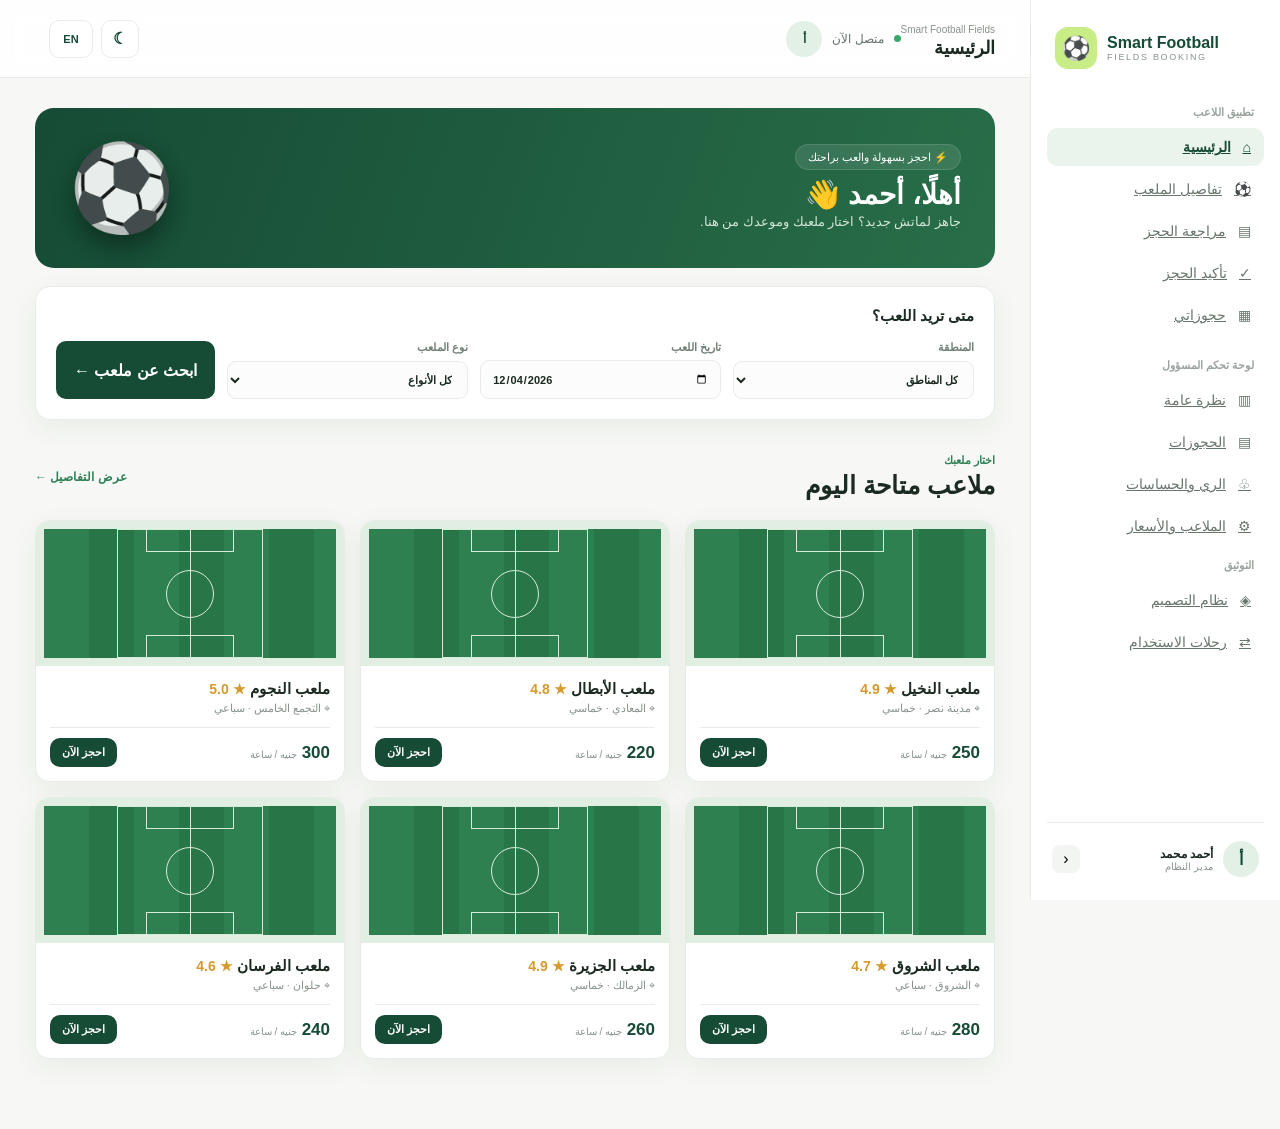
<file: index.html>
<!doctype html>

<html dir="rtl" lang="ar">
<head>
<meta charset="utf-8"/><meta content="width=device-width,initial-scale=1" name="viewport"/>
<meta content="#164b35" name="theme-color"/><title>Smart Football Fields</title>
<link href="https://fonts.googleapis.com" rel="preconnect"/><link href="style.css" rel="stylesheet"/>

<link rel="manifest" href="manifest.json"/>
<link rel="icon" type="image/png" sizes="32x32" href="assets/icons/favicon-32.png"/>
<link rel="icon" type="image/png" sizes="16x16" href="assets/icons/favicon-16.png"/>
<link rel="apple-touch-icon" href="assets/icons/apple-touch-icon.png"/>
<meta name="apple-mobile-web-app-capable" content="yes"/>
<meta name="apple-mobile-web-app-status-bar-style" content="default"/>
<meta name="description" content="Smart Football Fields — smart booking and management for football fields."/>
<meta property="og:type" content="website"/>
<meta property="og:title" content="Smart Football Fields"/>
<meta property="og:description" content="Book and manage football fields with Smart Turf."/>
<meta property="og:image" content="assets/images/og-image-1200x630.jpg"/>
<meta property="og:image:width" content="1200"/>
<meta property="og:image:height" content="630"/>
<meta name="twitter:card" content="summary_large_image"/>
<meta name="twitter:image" content="assets/images/og-image-1200x630.jpg"/>

</head>
<body data-current-page="player-home">
<div class="layout">
<aside class="sidebar" id="sidebar">
<a class="logo" data-page="player-home" href="index.html"><span class="logo-ball">⚽</span><span><b>Smart Football</b><small>FIELDS BOOKING</small></span></a>
<div class="side-label">تطبيق اللاعب</div>
<a class="side-link" data-page="player-home" href="index.html">⌂ <span>الرئيسية</span></a>
<a class="side-link" data-page="field-details" href="field-details.html">⚽ <span>تفاصيل الملعب</span></a>
<a class="side-link" data-page="booking-review" href="booking-review.html">▤ <span>مراجعة الحجز</span></a>
<a class="side-link" data-page="booking-success" href="booking-success.html">✓ <span>تأكيد الحجز</span></a>
<a class="side-link" data-page="my-bookings" href="my-bookings.html">▦ <span>حجوزاتي</span></a>
<div class="side-label admin-label">لوحة تحكم المسؤول</div>
<a class="side-link" data-page="admin-overview" href="admin-dashboard.html">▥ <span>نظرة عامة</span></a>
<a class="side-link" data-page="admin-bookings" href="admin-bookings.html">▤ <span>الحجوزات</span></a>
<a class="side-link" data-page="irrigation" href="irrigation.html">♧ <span>الري والحساسات</span></a>
<a class="side-link" data-page="fields-pricing" href="fields-pricing.html">⚙ <span>الملاعب والأسعار</span></a>
<div class="side-label">التوثيق</div>
<a class="side-link" data-page="design-system" href="design-system.html">◈ <span>نظام التصميم</span></a>
<a class="side-link" data-page="user-flows" href="user-flows.html">⇄ <span>رحلات الاستخدام</span></a>
<div class="sidebar-bottom"><span class="avatar">أ</span><span><b>أحمد محمد</b><small>مدير النظام</small></span><button id="sidebarToggle" title="إغلاق القائمة">‹</button></div>
</aside>
<main class="main">
<header class="topbar"><button class="hamb" id="hamb">☰</button><div><small class="muted">Smart Football Fields</small><h2 id="pageHeading">الرئيسية</h2></div><div class="top-user"><span class="online"></span> متصل الآن <span class="avatar">أ</span></div></header>
<div class="content"><section class="page active" id="player-home">
<div class="welcome"><div><span class="tag">⚡ احجز بسهولة والعب براحتك</span><h1>أهلًا، أحمد 👋</h1><p>جاهز لماتش جديد؟ اختار ملعبك وموعدك من هنا.</p></div><div class="welcome-ball">⚽</div></div>
<div class="panel search-box"><h3>متى تريد اللعب؟</h3><div class="search-grid"><label>المنطقة<select id="areaSearch"><option value="">كل المناطق</option><option>مدينة نصر</option><option>المعادي</option><option>التجمع الخامس</option><option>الشروق</option></select></label><label>تاريخ اللعب<input id="searchDate" type="date"/></label><label>نوع الملعب<select id="searchType"><option value="">كل الأنواع</option><option>خماسي</option><option>سباعي</option></select></label><button class="primary" id="findFields">ابحث عن ملعب ←</button></div></div>
<div class="section-head"><div><small class="eyebrow">اختار ملعبك</small><h2>ملاعب متاحة اليوم</h2></div><a class="text-btn" data-page="field-details" href="field-details.html" role="button" style="text-decoration:none;display:inline-flex;align-items:center;justify-content:center">عرض التفاصيل ←</a></div>
<div class="cards" id="homeFieldCards"></div>
</section></div>
</main>
</div>
<div class="mobile-dock"><a data-page="player-home" href="index.html" role="button" style="text-decoration:none;display:inline-flex;align-items:center;justify-content:center">⌂<small>الرئيسية</small></a><a data-page="field-details" href="field-details.html" role="button" style="text-decoration:none;display:inline-flex;align-items:center;justify-content:center">⚽<small>الملاعب</small></a><a data-page="my-bookings" href="my-bookings.html" role="button" style="text-decoration:none;display:inline-flex;align-items:center;justify-content:center">▦<small>حجوزاتي</small></a><a data-page="admin-overview" href="admin-dashboard.html" role="button" style="text-decoration:none;display:inline-flex;align-items:center;justify-content:center">▥<small>الإدارة</small></a></div>
<div class="toast" id="toast"></div>
<script src="script.js"></script>
<script src="preferences.js"></script>
<script src="pwa.js"></script>
</body></html>
</file>
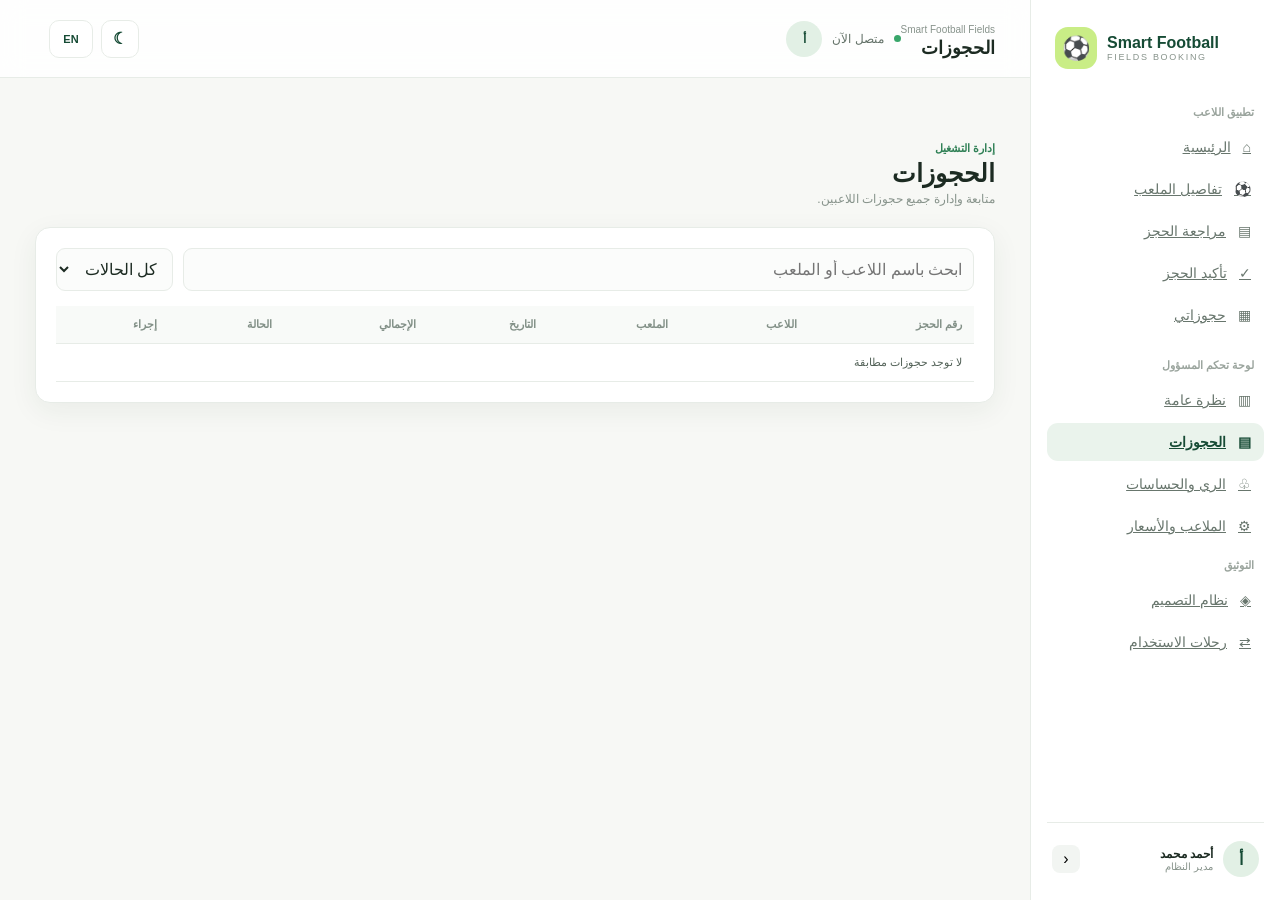
<file: admin-bookings.html>
<!doctype html>

<html dir="rtl" lang="ar">
<head>
<meta charset="utf-8"/><meta content="width=device-width,initial-scale=1" name="viewport"/>
<meta content="#164b35" name="theme-color"/><title>Smart Football Fields</title>
<link href="https://fonts.googleapis.com" rel="preconnect"/><link href="style.css" rel="stylesheet"/>

<link rel="manifest" href="manifest.json"/>
<link rel="icon" type="image/png" sizes="32x32" href="assets/icons/favicon-32.png"/>
<link rel="icon" type="image/png" sizes="16x16" href="assets/icons/favicon-16.png"/>
<link rel="apple-touch-icon" href="assets/icons/apple-touch-icon.png"/>
<meta name="apple-mobile-web-app-capable" content="yes"/>
<meta name="apple-mobile-web-app-status-bar-style" content="default"/>
<meta name="description" content="Smart Football Fields — smart booking and management for football fields."/>
<meta property="og:type" content="website"/>
<meta property="og:title" content="Smart Football Fields"/>
<meta property="og:description" content="Book and manage football fields with Smart Turf."/>
<meta property="og:image" content="assets/images/og-image-1200x630.jpg"/>
<meta property="og:image:width" content="1200"/>
<meta property="og:image:height" content="630"/>
<meta name="twitter:card" content="summary_large_image"/>
<meta name="twitter:image" content="assets/images/og-image-1200x630.jpg"/>

</head>
<body data-current-page="admin-bookings">
<div class="layout">
<aside class="sidebar" id="sidebar">
<a class="logo" data-page="player-home" href="index.html"><span class="logo-ball">⚽</span><span><b>Smart Football</b><small>FIELDS BOOKING</small></span></a>
<div class="side-label">تطبيق اللاعب</div>
<a class="side-link" data-page="player-home" href="index.html">⌂ <span>الرئيسية</span></a>
<a class="side-link" data-page="field-details" href="field-details.html">⚽ <span>تفاصيل الملعب</span></a>
<a class="side-link" data-page="booking-review" href="booking-review.html">▤ <span>مراجعة الحجز</span></a>
<a class="side-link" data-page="booking-success" href="booking-success.html">✓ <span>تأكيد الحجز</span></a>
<a class="side-link" data-page="my-bookings" href="my-bookings.html">▦ <span>حجوزاتي</span></a>
<div class="side-label admin-label">لوحة تحكم المسؤول</div>
<a class="side-link" data-page="admin-overview" href="admin-dashboard.html">▥ <span>نظرة عامة</span></a>
<a class="side-link" data-page="admin-bookings" href="admin-bookings.html">▤ <span>الحجوزات</span></a>
<a class="side-link" data-page="irrigation" href="irrigation.html">♧ <span>الري والحساسات</span></a>
<a class="side-link" data-page="fields-pricing" href="fields-pricing.html">⚙ <span>الملاعب والأسعار</span></a>
<div class="side-label">التوثيق</div>
<a class="side-link" data-page="design-system" href="design-system.html">◈ <span>نظام التصميم</span></a>
<a class="side-link" data-page="user-flows" href="user-flows.html">⇄ <span>رحلات الاستخدام</span></a>
<div class="sidebar-bottom"><span class="avatar">أ</span><span><b>أحمد محمد</b><small>مدير النظام</small></span><button id="sidebarToggle" title="إغلاق القائمة">‹</button></div>
</aside>
<main class="main">
<header class="topbar"><button class="hamb" id="hamb">☰</button><div><small class="muted">Smart Football Fields</small><h2 id="pageHeading">الحجوزات</h2></div><div class="top-user"><span class="online"></span> متصل الآن <span class="avatar">أ</span></div></header>
<div class="content"><section class="page active" id="admin-bookings"><div class="section-head"><div><small class="eyebrow">إدارة التشغيل</small><h1>الحجوزات</h1><p class="muted">متابعة وإدارة جميع حجوزات اللاعبين.</p></div></div><div class="panel"><div class="table-tools"><input id="adminSearch" placeholder="ابحث باسم اللاعب أو الملعب"/><select id="adminStatus"><option value="">كل الحالات</option><option>مؤكد</option><option>ملغي</option></select></div><div class="table-wrap"><table><thead><tr><th>رقم الحجز</th><th>اللاعب</th><th>الملعب</th><th>التاريخ</th><th>الإجمالي</th><th>الحالة</th><th>إجراء</th></tr></thead><tbody id="adminBookingRows"></tbody></table></div></div></section></div>
</main>
</div>
<div class="mobile-dock"><a data-page="player-home" href="index.html" role="button" style="text-decoration:none;display:inline-flex;align-items:center;justify-content:center">⌂<small>الرئيسية</small></a><a data-page="field-details" href="field-details.html" role="button" style="text-decoration:none;display:inline-flex;align-items:center;justify-content:center">⚽<small>الملاعب</small></a><a data-page="my-bookings" href="my-bookings.html" role="button" style="text-decoration:none;display:inline-flex;align-items:center;justify-content:center">▦<small>حجوزاتي</small></a><a data-page="admin-overview" href="admin-dashboard.html" role="button" style="text-decoration:none;display:inline-flex;align-items:center;justify-content:center">▥<small>الإدارة</small></a></div>
<div class="toast" id="toast"></div>
<script src="script.js"></script>
<script src="preferences.js"></script>
<script src="pwa.js"></script>
</body></html>
</file>
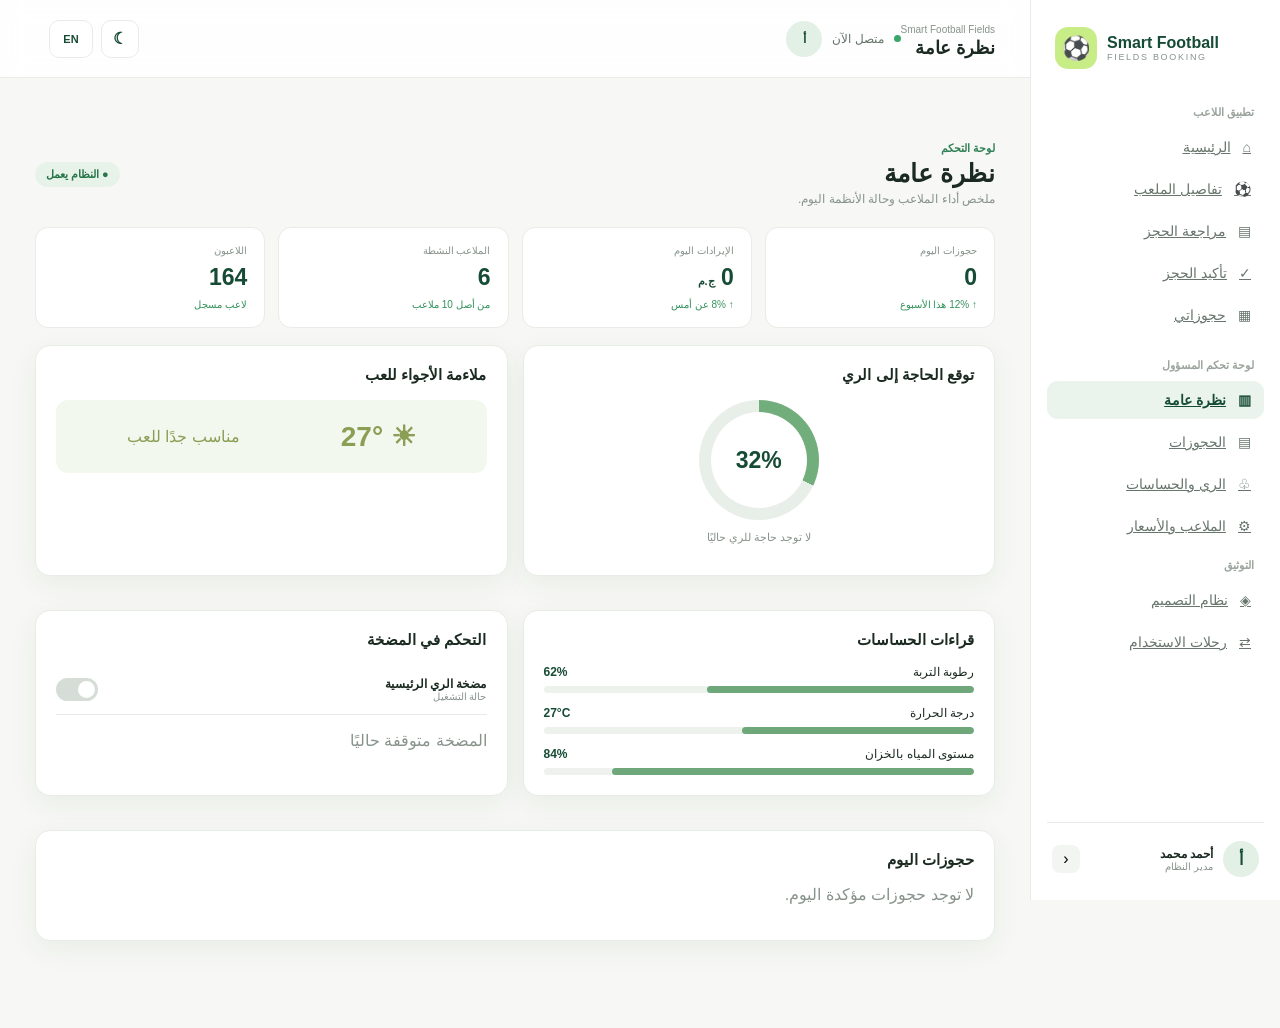
<file: admin-dashboard.html>
<!doctype html>

<html dir="rtl" lang="ar">
<head>
<meta charset="utf-8"/><meta content="width=device-width,initial-scale=1" name="viewport"/>
<meta content="#164b35" name="theme-color"/><title>Smart Football Fields</title>
<link href="https://fonts.googleapis.com" rel="preconnect"/><link href="style.css" rel="stylesheet"/>

<link rel="manifest" href="manifest.json"/>
<link rel="icon" type="image/png" sizes="32x32" href="assets/icons/favicon-32.png"/>
<link rel="icon" type="image/png" sizes="16x16" href="assets/icons/favicon-16.png"/>
<link rel="apple-touch-icon" href="assets/icons/apple-touch-icon.png"/>
<meta name="apple-mobile-web-app-capable" content="yes"/>
<meta name="apple-mobile-web-app-status-bar-style" content="default"/>
<meta name="description" content="Smart Football Fields — smart booking and management for football fields."/>
<meta property="og:type" content="website"/>
<meta property="og:title" content="Smart Football Fields"/>
<meta property="og:description" content="Book and manage football fields with Smart Turf."/>
<meta property="og:image" content="assets/images/og-image-1200x630.jpg"/>
<meta property="og:image:width" content="1200"/>
<meta property="og:image:height" content="630"/>
<meta name="twitter:card" content="summary_large_image"/>
<meta name="twitter:image" content="assets/images/og-image-1200x630.jpg"/>

</head>
<body data-current-page="admin-overview">
<div class="layout">
<aside class="sidebar" id="sidebar">
<a class="logo" data-page="player-home" href="index.html"><span class="logo-ball">⚽</span><span><b>Smart Football</b><small>FIELDS BOOKING</small></span></a>
<div class="side-label">تطبيق اللاعب</div>
<a class="side-link" data-page="player-home" href="index.html">⌂ <span>الرئيسية</span></a>
<a class="side-link" data-page="field-details" href="field-details.html">⚽ <span>تفاصيل الملعب</span></a>
<a class="side-link" data-page="booking-review" href="booking-review.html">▤ <span>مراجعة الحجز</span></a>
<a class="side-link" data-page="booking-success" href="booking-success.html">✓ <span>تأكيد الحجز</span></a>
<a class="side-link" data-page="my-bookings" href="my-bookings.html">▦ <span>حجوزاتي</span></a>
<div class="side-label admin-label">لوحة تحكم المسؤول</div>
<a class="side-link" data-page="admin-overview" href="admin-dashboard.html">▥ <span>نظرة عامة</span></a>
<a class="side-link" data-page="admin-bookings" href="admin-bookings.html">▤ <span>الحجوزات</span></a>
<a class="side-link" data-page="irrigation" href="irrigation.html">♧ <span>الري والحساسات</span></a>
<a class="side-link" data-page="fields-pricing" href="fields-pricing.html">⚙ <span>الملاعب والأسعار</span></a>
<div class="side-label">التوثيق</div>
<a class="side-link" data-page="design-system" href="design-system.html">◈ <span>نظام التصميم</span></a>
<a class="side-link" data-page="user-flows" href="user-flows.html">⇄ <span>رحلات الاستخدام</span></a>
<div class="sidebar-bottom"><span class="avatar">أ</span><span><b>أحمد محمد</b><small>مدير النظام</small></span><button id="sidebarToggle" title="إغلاق القائمة">‹</button></div>
</aside>
<main class="main">
<header class="topbar"><button class="hamb" id="hamb">☰</button><div><small class="muted">Smart Football Fields</small><h2 id="pageHeading">نظرة عامة</h2></div><div class="top-user"><span class="online"></span> متصل الآن <span class="avatar">أ</span></div></header>
<div class="content"><section class="page active" id="admin-overview"><div class="section-head"><div><small class="eyebrow">لوحة التحكم</small><h1>نظرة عامة</h1><p class="muted">ملخص أداء الملاعب وحالة الأنظمة اليوم.</p></div><span class="pill green">● النظام يعمل</span></div>
<div class="stats"><div class="stat"><small>حجوزات اليوم</small><b id="statBookings">0</b><span>↑ 12% هذا الأسبوع</span></div><div class="stat"><small>الإيرادات اليوم</small><b>7,250 <i>ج.م</i></b><span>↑ 8% عن أمس</span></div><div class="stat"><small>الملاعب النشطة</small><b>8</b><span>من أصل 10 ملاعب</span></div><div class="stat"><small>اللاعبون</small><b>164</b><span>لاعب مسجل</span></div></div>
<div class="admin-grid"><div class="panel"><h3>توقع الحاجة إلى الري</h3><div class="gauge"><b>32%</b></div><p class="muted center">لا توجد حاجة للري حاليًا</p></div><div class="panel"><h3>ملاءمة الأجواء للعب</h3><div class="weather"><b>☀ 27°</b><span>مناسب جدًا للعب</span></div></div></div>
<div class="admin-grid"><div class="panel"><h3>قراءات الحساسات</h3><div class="sensor-row"><span>رطوبة التربة</span><b>62%</b></div><div class="bar"><i style="width:62%"></i></div><div class="sensor-row"><span>درجة الحرارة</span><b>27°C</b></div><div class="bar"><i style="width:54%"></i></div><div class="sensor-row"><span>مستوى المياه بالخزان</span><b>84%</b></div><div class="bar"><i style="width:84%"></i></div></div><div class="panel"><h3>التحكم في المضخة</h3><div class="pump"><div><b>مضخة الري الرئيسية</b><small>حالة التشغيل</small></div><label class="switch"><input id="pumpSwitch" type="checkbox"/><span></span></label></div><p class="muted" id="pumpStatus">المضخة متوقفة حاليًا</p></div></div>
<div class="panel"><h3>حجوزات اليوم</h3><div id="todayAdminBookings"></div></div>
</section></div>
</main>
</div>
<div class="mobile-dock"><a data-page="player-home" href="index.html" role="button" style="text-decoration:none;display:inline-flex;align-items:center;justify-content:center">⌂<small>الرئيسية</small></a><a data-page="field-details" href="field-details.html" role="button" style="text-decoration:none;display:inline-flex;align-items:center;justify-content:center">⚽<small>الملاعب</small></a><a data-page="my-bookings" href="my-bookings.html" role="button" style="text-decoration:none;display:inline-flex;align-items:center;justify-content:center">▦<small>حجوزاتي</small></a><a data-page="admin-overview" href="admin-dashboard.html" role="button" style="text-decoration:none;display:inline-flex;align-items:center;justify-content:center">▥<small>الإدارة</small></a></div>
<div class="toast" id="toast"></div>
<script src="script.js"></script>
<script src="preferences.js"></script>
<script src="pwa.js"></script>
</body></html>
</file>
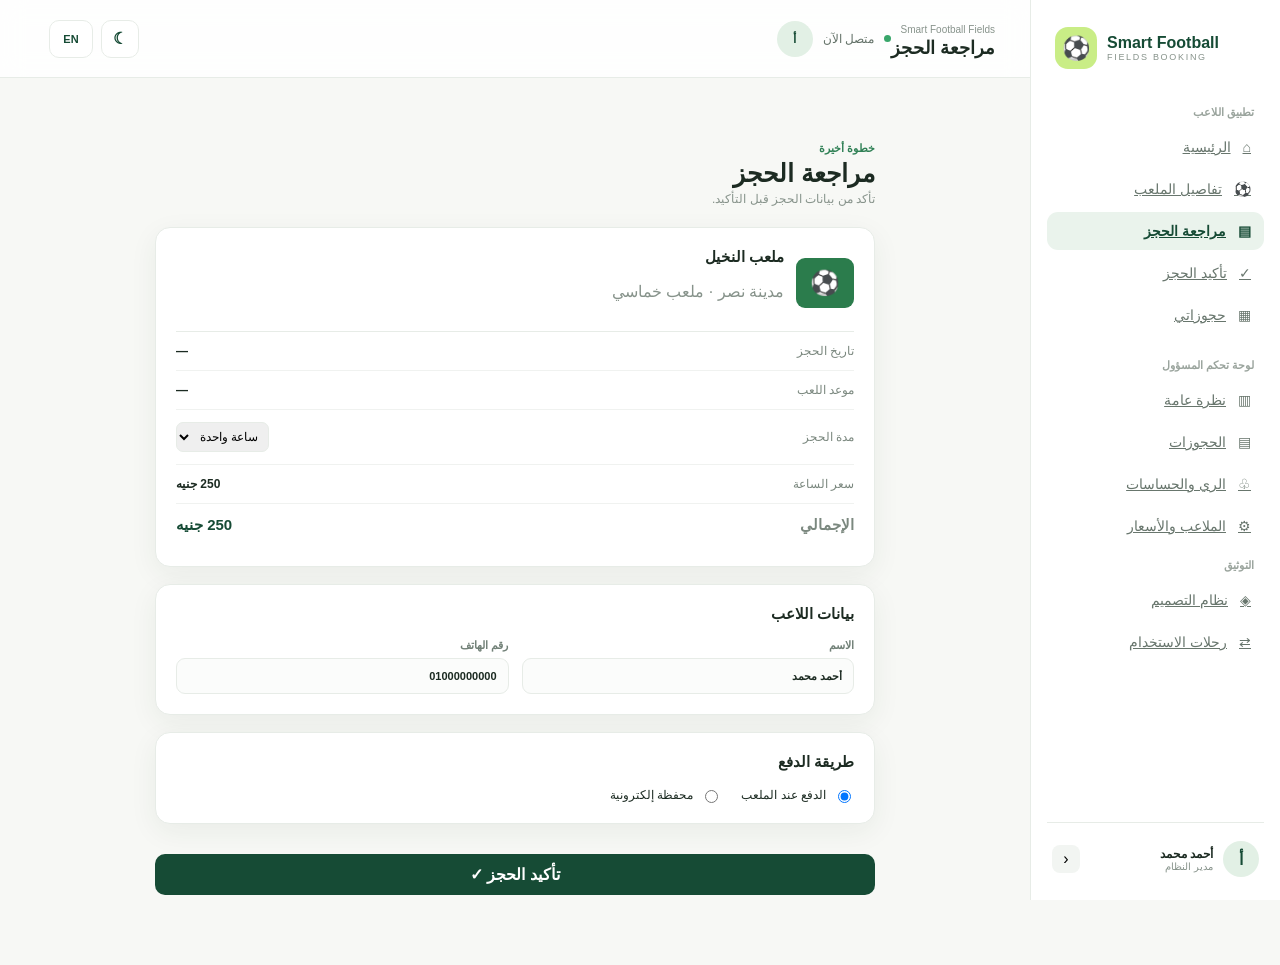
<file: booking-review.html>
<!doctype html>

<html dir="rtl" lang="ar">
<head>
<meta charset="utf-8"/><meta content="width=device-width,initial-scale=1" name="viewport"/>
<meta content="#164b35" name="theme-color"/><title>Smart Football Fields</title>
<link href="https://fonts.googleapis.com" rel="preconnect"/><link href="style.css" rel="stylesheet"/>

<link rel="manifest" href="manifest.json"/>
<link rel="icon" type="image/png" sizes="32x32" href="assets/icons/favicon-32.png"/>
<link rel="icon" type="image/png" sizes="16x16" href="assets/icons/favicon-16.png"/>
<link rel="apple-touch-icon" href="assets/icons/apple-touch-icon.png"/>
<meta name="apple-mobile-web-app-capable" content="yes"/>
<meta name="apple-mobile-web-app-status-bar-style" content="default"/>
<meta name="description" content="Smart Football Fields — smart booking and management for football fields."/>
<meta property="og:type" content="website"/>
<meta property="og:title" content="Smart Football Fields"/>
<meta property="og:description" content="Book and manage football fields with Smart Turf."/>
<meta property="og:image" content="assets/images/og-image-1200x630.jpg"/>
<meta property="og:image:width" content="1200"/>
<meta property="og:image:height" content="630"/>
<meta name="twitter:card" content="summary_large_image"/>
<meta name="twitter:image" content="assets/images/og-image-1200x630.jpg"/>

</head>
<body data-current-page="booking-review">
<div class="layout">
<aside class="sidebar" id="sidebar">
<a class="logo" data-page="player-home" href="index.html"><span class="logo-ball">⚽</span><span><b>Smart Football</b><small>FIELDS BOOKING</small></span></a>
<div class="side-label">تطبيق اللاعب</div>
<a class="side-link" data-page="player-home" href="index.html">⌂ <span>الرئيسية</span></a>
<a class="side-link" data-page="field-details" href="field-details.html">⚽ <span>تفاصيل الملعب</span></a>
<a class="side-link" data-page="booking-review" href="booking-review.html">▤ <span>مراجعة الحجز</span></a>
<a class="side-link" data-page="booking-success" href="booking-success.html">✓ <span>تأكيد الحجز</span></a>
<a class="side-link" data-page="my-bookings" href="my-bookings.html">▦ <span>حجوزاتي</span></a>
<div class="side-label admin-label">لوحة تحكم المسؤول</div>
<a class="side-link" data-page="admin-overview" href="admin-dashboard.html">▥ <span>نظرة عامة</span></a>
<a class="side-link" data-page="admin-bookings" href="admin-bookings.html">▤ <span>الحجوزات</span></a>
<a class="side-link" data-page="irrigation" href="irrigation.html">♧ <span>الري والحساسات</span></a>
<a class="side-link" data-page="fields-pricing" href="fields-pricing.html">⚙ <span>الملاعب والأسعار</span></a>
<div class="side-label">التوثيق</div>
<a class="side-link" data-page="design-system" href="design-system.html">◈ <span>نظام التصميم</span></a>
<a class="side-link" data-page="user-flows" href="user-flows.html">⇄ <span>رحلات الاستخدام</span></a>
<div class="sidebar-bottom"><span class="avatar">أ</span><span><b>أحمد محمد</b><small>مدير النظام</small></span><button id="sidebarToggle" title="إغلاق القائمة">‹</button></div>
</aside>
<main class="main">
<header class="topbar"><button class="hamb" id="hamb">☰</button><div><small class="muted">Smart Football Fields</small><h2 id="pageHeading">مراجعة الحجز</h2></div><div class="top-user"><span class="online"></span> متصل الآن <span class="avatar">أ</span></div></header>
<div class="content"><section class="page active" id="booking-review">
<div class="narrow"><div class="section-head"><div><small class="eyebrow">خطوة أخيرة</small><h1>مراجعة الحجز</h1><p class="muted">تأكد من بيانات الحجز قبل التأكيد.</p></div></div>
<div class="panel review-card"><div class="review-top"><div class="mini-pitch">⚽</div><div><h3 id="reviewField">ملعب النخيل</h3><p class="muted">مدينة نصر · ملعب خماسي</p></div></div><div class="review-line"><span>تاريخ الحجز</span><b id="reviewDate">—</b></div><div class="review-line"><span>موعد اللعب</span><b id="reviewTime">—</b></div><div class="review-line"><span>مدة الحجز</span><select id="duration"><option value="1">ساعة واحدة</option><option value="2">ساعتان</option><option value="3">3 ساعات</option></select></div><div class="review-line"><span>سعر الساعة</span><b>250 جنيه</b></div><div class="review-line total"><span>الإجمالي</span><b id="totalPrice">250 جنيه</b></div></div>
<div class="panel"><h3>بيانات اللاعب</h3><div class="form-grid"><label>الاسم<input id="playerName" value="أحمد محمد"/></label><label>رقم الهاتف<input id="playerPhone" inputmode="tel" value="01000000000"/></label></div></div>
<div class="panel"><h3>طريقة الدفع</h3><div class="payment-options"><label><input checked="" name="pay" type="radio" value="الدفع عند الملعب"/> الدفع عند الملعب</label><label><input name="pay" type="radio" value="محفظة إلكترونية"/> محفظة إلكترونية</label></div></div>
<button class="primary wide" id="confirmBooking">تأكيد الحجز ✓</button></div>
</section></div>
</main>
</div>
<div class="mobile-dock"><a data-page="player-home" href="index.html" role="button" style="text-decoration:none;display:inline-flex;align-items:center;justify-content:center">⌂<small>الرئيسية</small></a><a data-page="field-details" href="field-details.html" role="button" style="text-decoration:none;display:inline-flex;align-items:center;justify-content:center">⚽<small>الملاعب</small></a><a data-page="my-bookings" href="my-bookings.html" role="button" style="text-decoration:none;display:inline-flex;align-items:center;justify-content:center">▦<small>حجوزاتي</small></a><a data-page="admin-overview" href="admin-dashboard.html" role="button" style="text-decoration:none;display:inline-flex;align-items:center;justify-content:center">▥<small>الإدارة</small></a></div>
<div class="toast" id="toast"></div>
<script src="script.js"></script>
<script src="preferences.js"></script>
<script src="pwa.js"></script>
</body></html>
</file>
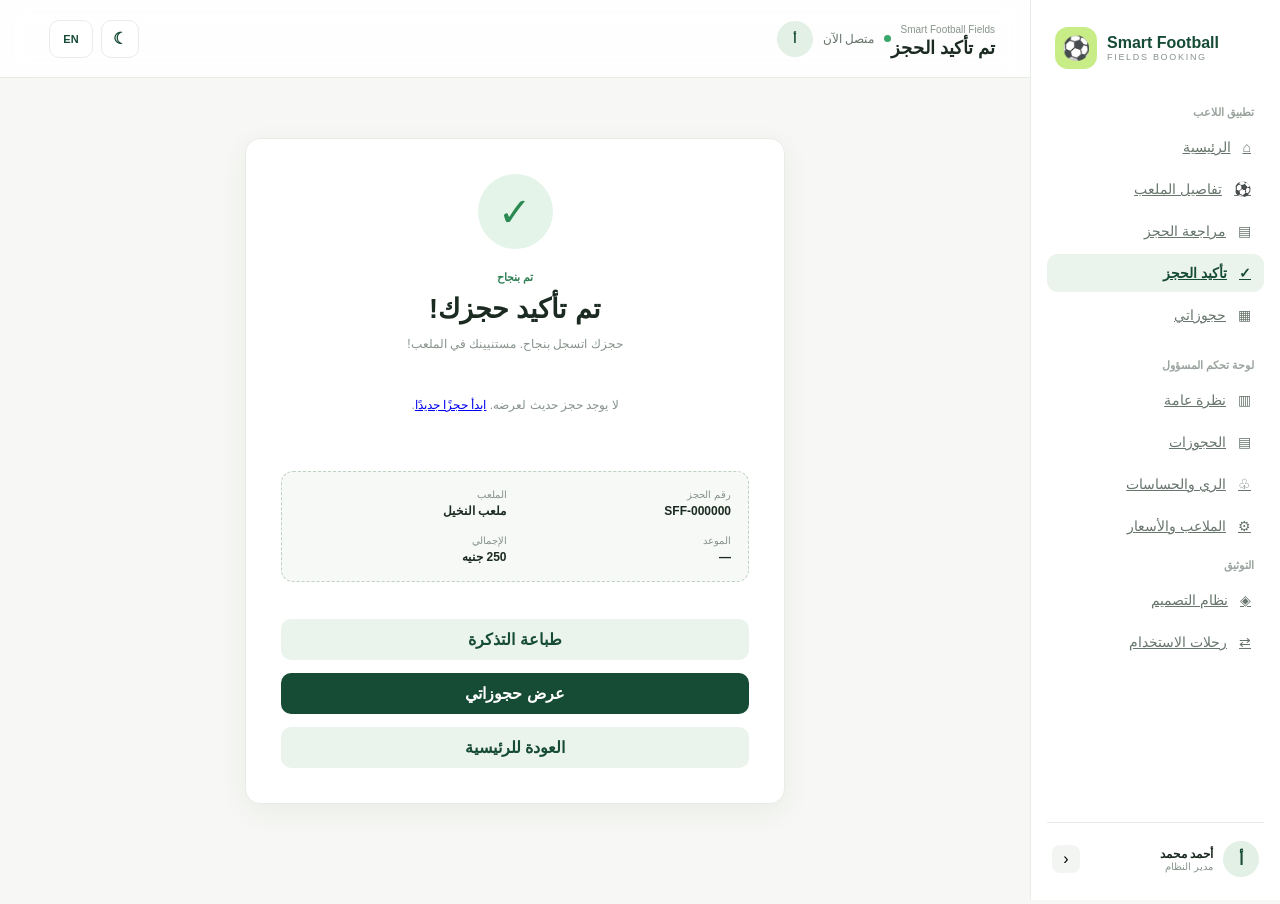
<file: booking-success.html>
<!doctype html>

<html dir="rtl" lang="ar">
<head>
<meta charset="utf-8"/><meta content="width=device-width,initial-scale=1" name="viewport"/>
<meta content="#164b35" name="theme-color"/><title>Smart Football Fields</title>
<link href="https://fonts.googleapis.com" rel="preconnect"/><link href="style.css" rel="stylesheet"/>

<link rel="manifest" href="manifest.json"/>
<link rel="icon" type="image/png" sizes="32x32" href="assets/icons/favicon-32.png"/>
<link rel="icon" type="image/png" sizes="16x16" href="assets/icons/favicon-16.png"/>
<link rel="apple-touch-icon" href="assets/icons/apple-touch-icon.png"/>
<meta name="apple-mobile-web-app-capable" content="yes"/>
<meta name="apple-mobile-web-app-status-bar-style" content="default"/>
<meta name="description" content="Smart Football Fields — smart booking and management for football fields."/>
<meta property="og:type" content="website"/>
<meta property="og:title" content="Smart Football Fields"/>
<meta property="og:description" content="Book and manage football fields with Smart Turf."/>
<meta property="og:image" content="assets/images/og-image-1200x630.jpg"/>
<meta property="og:image:width" content="1200"/>
<meta property="og:image:height" content="630"/>
<meta name="twitter:card" content="summary_large_image"/>
<meta name="twitter:image" content="assets/images/og-image-1200x630.jpg"/>

</head>
<body data-current-page="booking-success">
<div class="layout">
<aside class="sidebar" id="sidebar">
<a class="logo" data-page="player-home" href="index.html"><span class="logo-ball">⚽</span><span><b>Smart Football</b><small>FIELDS BOOKING</small></span></a>
<div class="side-label">تطبيق اللاعب</div>
<a class="side-link" data-page="player-home" href="index.html">⌂ <span>الرئيسية</span></a>
<a class="side-link" data-page="field-details" href="field-details.html">⚽ <span>تفاصيل الملعب</span></a>
<a class="side-link" data-page="booking-review" href="booking-review.html">▤ <span>مراجعة الحجز</span></a>
<a class="side-link" data-page="booking-success" href="booking-success.html">✓ <span>تأكيد الحجز</span></a>
<a class="side-link" data-page="my-bookings" href="my-bookings.html">▦ <span>حجوزاتي</span></a>
<div class="side-label admin-label">لوحة تحكم المسؤول</div>
<a class="side-link" data-page="admin-overview" href="admin-dashboard.html">▥ <span>نظرة عامة</span></a>
<a class="side-link" data-page="admin-bookings" href="admin-bookings.html">▤ <span>الحجوزات</span></a>
<a class="side-link" data-page="irrigation" href="irrigation.html">♧ <span>الري والحساسات</span></a>
<a class="side-link" data-page="fields-pricing" href="fields-pricing.html">⚙ <span>الملاعب والأسعار</span></a>
<div class="side-label">التوثيق</div>
<a class="side-link" data-page="design-system" href="design-system.html">◈ <span>نظام التصميم</span></a>
<a class="side-link" data-page="user-flows" href="user-flows.html">⇄ <span>رحلات الاستخدام</span></a>
<div class="sidebar-bottom"><span class="avatar">أ</span><span><b>أحمد محمد</b><small>مدير النظام</small></span><button id="sidebarToggle" title="إغلاق القائمة">‹</button></div>
</aside>
<main class="main">
<header class="topbar"><button class="hamb" id="hamb">☰</button><div><small class="muted">Smart Football Fields</small><h2 id="pageHeading">تم تأكيد الحجز</h2></div><div class="top-user"><span class="online"></span> متصل الآن <span class="avatar">أ</span></div></header>
<div class="content"><section class="page active" id="booking-success"><div class="success-wrap panel"><div class="success-icon">✓</div><small class="eyebrow">تم بنجاح</small><h1>تم تأكيد حجزك!</h1><p class="muted">حجزك اتسجل بنجاح. مستنيينك في الملعب!</p><div class="ticket"><div><small>رقم الحجز</small><b id="ticketId">SFF-000000</b></div><div><small>الملعب</small><b>ملعب النخيل</b></div><div><small>الموعد</small><b id="ticketWhen">—</b></div><div><small>الإجمالي</small><b id="ticketTotal">250 جنيه</b></div></div><button class="secondary wide" id="printTicket" type="button">طباعة التذكرة</button><a class="primary wide" data-page="my-bookings" href="my-bookings.html" role="button" style="text-decoration:none;display:inline-flex;align-items:center;justify-content:center">عرض حجوزاتي</a><a class="secondary wide" data-page="player-home" href="index.html" role="button" style="text-decoration:none;display:inline-flex;align-items:center;justify-content:center">العودة للرئيسية</a></div></section></div>
</main>
</div>
<div class="mobile-dock"><a data-page="player-home" href="index.html" role="button" style="text-decoration:none;display:inline-flex;align-items:center;justify-content:center">⌂<small>الرئيسية</small></a><a data-page="field-details" href="field-details.html" role="button" style="text-decoration:none;display:inline-flex;align-items:center;justify-content:center">⚽<small>الملاعب</small></a><a data-page="my-bookings" href="my-bookings.html" role="button" style="text-decoration:none;display:inline-flex;align-items:center;justify-content:center">▦<small>حجوزاتي</small></a><a data-page="admin-overview" href="admin-dashboard.html" role="button" style="text-decoration:none;display:inline-flex;align-items:center;justify-content:center">▥<small>الإدارة</small></a></div>
<div class="toast" id="toast"></div>
<script src="script.js"></script>
<script src="preferences.js"></script>
<script src="pwa.js"></script>
</body></html>
</file>
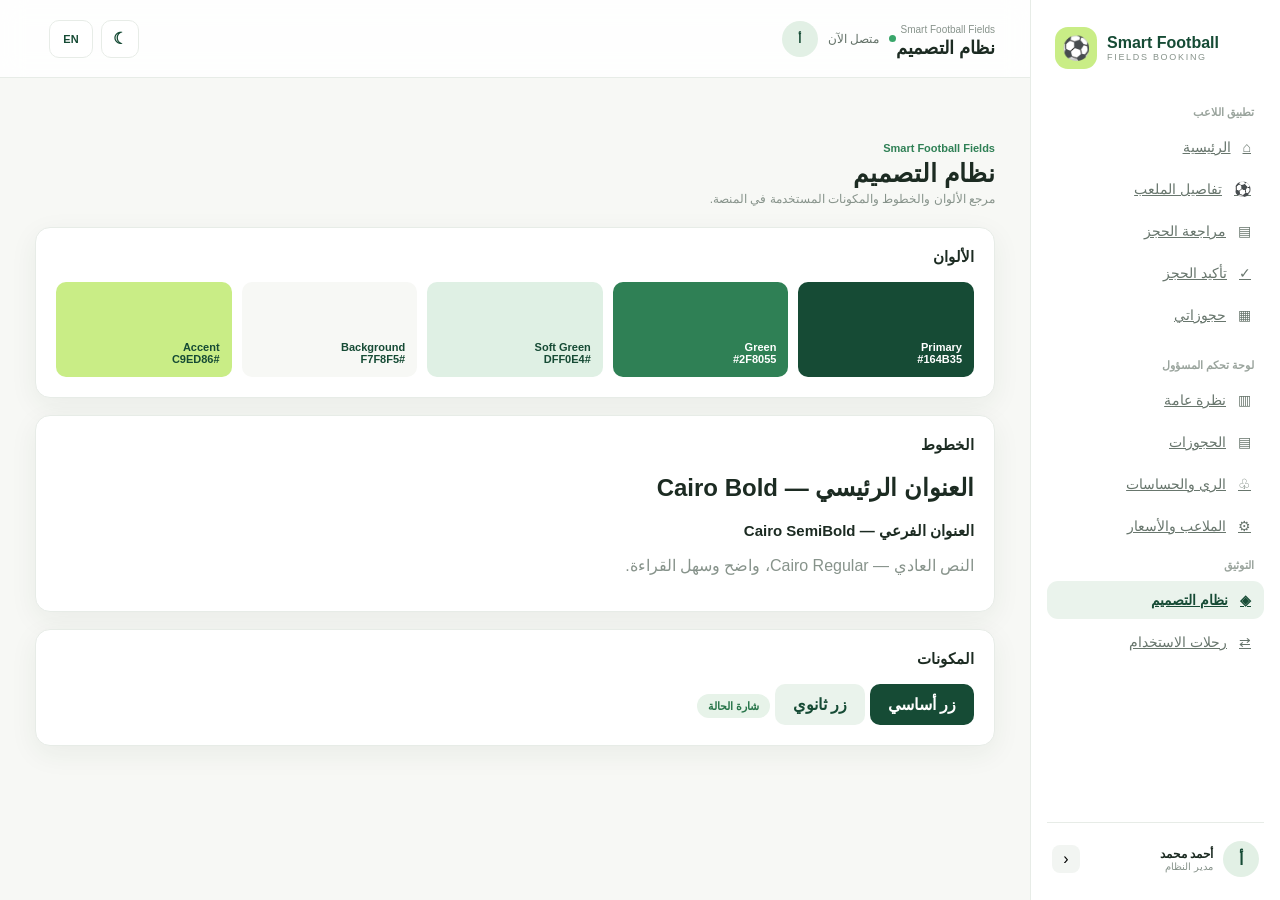
<file: design-system.html>
<!doctype html>

<html dir="rtl" lang="ar">
<head>
<meta charset="utf-8"/><meta content="width=device-width,initial-scale=1" name="viewport"/>
<meta content="#164b35" name="theme-color"/><title>Smart Football Fields</title>
<link href="https://fonts.googleapis.com" rel="preconnect"/><link href="style.css" rel="stylesheet"/>

<link rel="manifest" href="manifest.json"/>
<link rel="icon" type="image/png" sizes="32x32" href="assets/icons/favicon-32.png"/>
<link rel="icon" type="image/png" sizes="16x16" href="assets/icons/favicon-16.png"/>
<link rel="apple-touch-icon" href="assets/icons/apple-touch-icon.png"/>
<meta name="apple-mobile-web-app-capable" content="yes"/>
<meta name="apple-mobile-web-app-status-bar-style" content="default"/>
<meta name="description" content="Smart Football Fields — smart booking and management for football fields."/>
<meta property="og:type" content="website"/>
<meta property="og:title" content="Smart Football Fields"/>
<meta property="og:description" content="Book and manage football fields with Smart Turf."/>
<meta property="og:image" content="assets/images/og-image-1200x630.jpg"/>
<meta property="og:image:width" content="1200"/>
<meta property="og:image:height" content="630"/>
<meta name="twitter:card" content="summary_large_image"/>
<meta name="twitter:image" content="assets/images/og-image-1200x630.jpg"/>

</head>
<body data-current-page="design-system">
<div class="layout">
<aside class="sidebar" id="sidebar">
<a class="logo" data-page="player-home" href="index.html"><span class="logo-ball">⚽</span><span><b>Smart Football</b><small>FIELDS BOOKING</small></span></a>
<div class="side-label">تطبيق اللاعب</div>
<a class="side-link" data-page="player-home" href="index.html">⌂ <span>الرئيسية</span></a>
<a class="side-link" data-page="field-details" href="field-details.html">⚽ <span>تفاصيل الملعب</span></a>
<a class="side-link" data-page="booking-review" href="booking-review.html">▤ <span>مراجعة الحجز</span></a>
<a class="side-link" data-page="booking-success" href="booking-success.html">✓ <span>تأكيد الحجز</span></a>
<a class="side-link" data-page="my-bookings" href="my-bookings.html">▦ <span>حجوزاتي</span></a>
<div class="side-label admin-label">لوحة تحكم المسؤول</div>
<a class="side-link" data-page="admin-overview" href="admin-dashboard.html">▥ <span>نظرة عامة</span></a>
<a class="side-link" data-page="admin-bookings" href="admin-bookings.html">▤ <span>الحجوزات</span></a>
<a class="side-link" data-page="irrigation" href="irrigation.html">♧ <span>الري والحساسات</span></a>
<a class="side-link" data-page="fields-pricing" href="fields-pricing.html">⚙ <span>الملاعب والأسعار</span></a>
<div class="side-label">التوثيق</div>
<a class="side-link" data-page="design-system" href="design-system.html">◈ <span>نظام التصميم</span></a>
<a class="side-link" data-page="user-flows" href="user-flows.html">⇄ <span>رحلات الاستخدام</span></a>
<div class="sidebar-bottom"><span class="avatar">أ</span><span><b>أحمد محمد</b><small>مدير النظام</small></span><button id="sidebarToggle" title="إغلاق القائمة">‹</button></div>
</aside>
<main class="main">
<header class="topbar"><button class="hamb" id="hamb">☰</button><div><small class="muted">Smart Football Fields</small><h2 id="pageHeading">نظام التصميم</h2></div><div class="top-user"><span class="online"></span> متصل الآن <span class="avatar">أ</span></div></header>
<div class="content"><section class="page active" id="design-system"><div class="section-head"><div><small class="eyebrow">Smart Football Fields</small><h1>نظام التصميم</h1><p class="muted">مرجع الألوان والخطوط والمكونات المستخدمة في المنصة.</p></div></div><div class="panel"><h3>الألوان</h3><div class="swatches"><div style="background:#164b35">Primary<br/>#164B35</div><div style="background:#2f8055">Green<br/>#2F8055</div><div style="background:#dff0e4;color:#164b35">Soft Green<br/>#DFF0E4</div><div style="background:#f7f8f5;color:#164b35">Background<br/>#F7F8F5</div><div style="background:#c9ed86;color:#164b35">Accent<br/>#C9ED86</div></div></div><div class="panel"><h3>الخطوط</h3><h1>العنوان الرئيسي — Cairo Bold</h1><h3>العنوان الفرعي — Cairo SemiBold</h3><p class="muted">النص العادي — Cairo Regular، واضح وسهل القراءة.</p></div><div class="panel"><h3>المكونات</h3><button class="primary">زر أساسي</button> <button class="secondary">زر ثانوي</button> <span class="pill green">شارة الحالة</span></div></section></div>
</main>
</div>
<div class="mobile-dock"><a data-page="player-home" href="index.html" role="button" style="text-decoration:none;display:inline-flex;align-items:center;justify-content:center">⌂<small>الرئيسية</small></a><a data-page="field-details" href="field-details.html" role="button" style="text-decoration:none;display:inline-flex;align-items:center;justify-content:center">⚽<small>الملاعب</small></a><a data-page="my-bookings" href="my-bookings.html" role="button" style="text-decoration:none;display:inline-flex;align-items:center;justify-content:center">▦<small>حجوزاتي</small></a><a data-page="admin-overview" href="admin-dashboard.html" role="button" style="text-decoration:none;display:inline-flex;align-items:center;justify-content:center">▥<small>الإدارة</small></a></div>
<div class="toast" id="toast"></div>
<script src="script.js"></script>
<script src="preferences.js"></script>
<script src="pwa.js"></script>
</body></html>
</file>
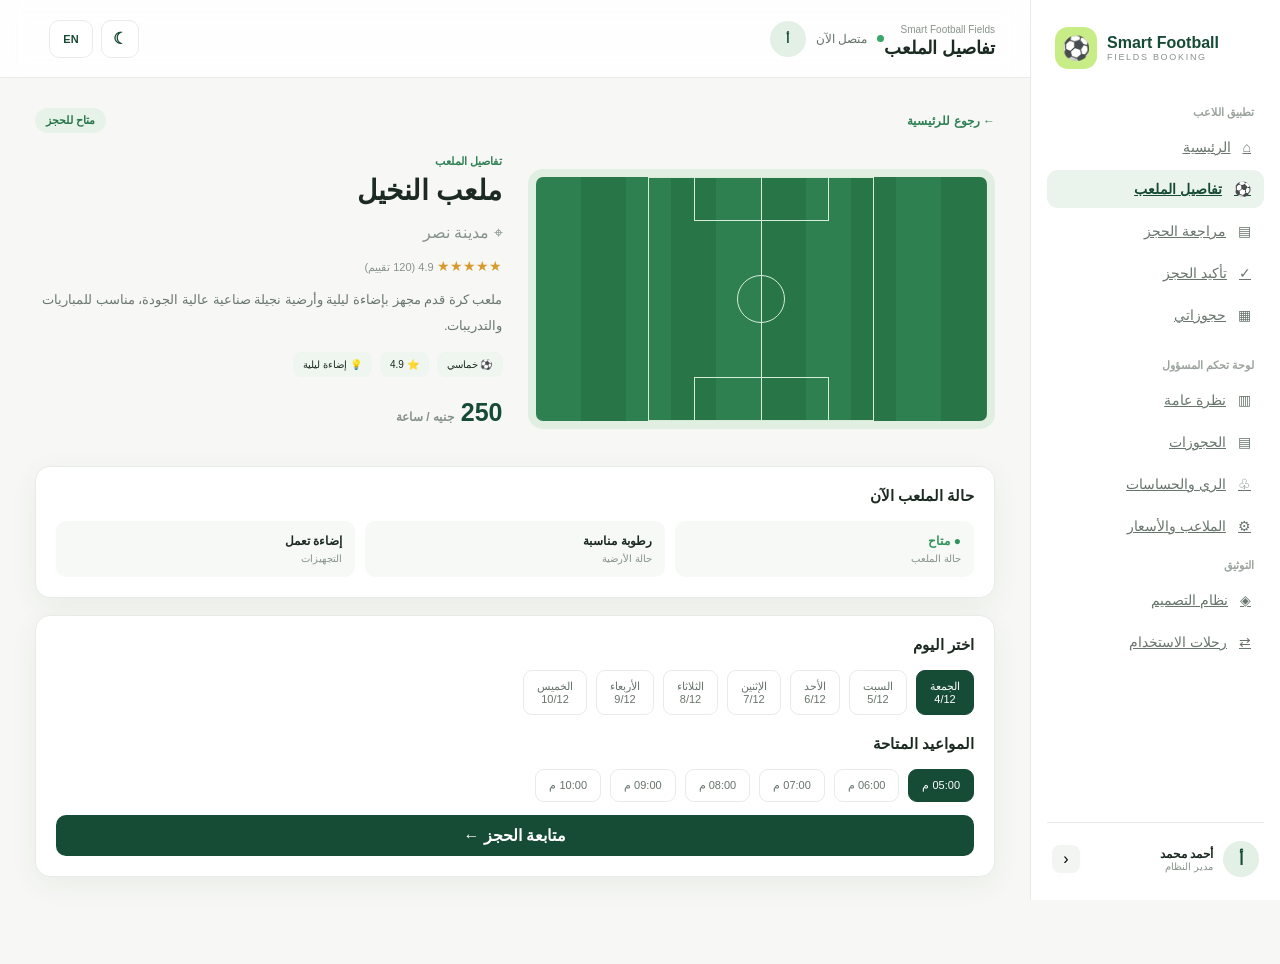
<file: field-details.html>
<!doctype html>

<html dir="rtl" lang="ar">
<head>
<meta charset="utf-8"/><meta content="width=device-width,initial-scale=1" name="viewport"/>
<meta content="#164b35" name="theme-color"/><title>Smart Football Fields</title>
<link href="https://fonts.googleapis.com" rel="preconnect"/><link href="style.css" rel="stylesheet"/>

<link rel="manifest" href="manifest.json"/>
<link rel="icon" type="image/png" sizes="32x32" href="assets/icons/favicon-32.png"/>
<link rel="icon" type="image/png" sizes="16x16" href="assets/icons/favicon-16.png"/>
<link rel="apple-touch-icon" href="assets/icons/apple-touch-icon.png"/>
<meta name="apple-mobile-web-app-capable" content="yes"/>
<meta name="apple-mobile-web-app-status-bar-style" content="default"/>
<meta name="description" content="Smart Football Fields — smart booking and management for football fields."/>
<meta property="og:type" content="website"/>
<meta property="og:title" content="Smart Football Fields"/>
<meta property="og:description" content="Book and manage football fields with Smart Turf."/>
<meta property="og:image" content="assets/images/og-image-1200x630.jpg"/>
<meta property="og:image:width" content="1200"/>
<meta property="og:image:height" content="630"/>
<meta name="twitter:card" content="summary_large_image"/>
<meta name="twitter:image" content="assets/images/og-image-1200x630.jpg"/>

</head>
<body data-current-page="field-details">
<div class="layout">
<aside class="sidebar" id="sidebar">
<a class="logo" data-page="player-home" href="index.html"><span class="logo-ball">⚽</span><span><b>Smart Football</b><small>FIELDS BOOKING</small></span></a>
<div class="side-label">تطبيق اللاعب</div>
<a class="side-link" data-page="player-home" href="index.html">⌂ <span>الرئيسية</span></a>
<a class="side-link" data-page="field-details" href="field-details.html">⚽ <span>تفاصيل الملعب</span></a>
<a class="side-link" data-page="booking-review" href="booking-review.html">▤ <span>مراجعة الحجز</span></a>
<a class="side-link" data-page="booking-success" href="booking-success.html">✓ <span>تأكيد الحجز</span></a>
<a class="side-link" data-page="my-bookings" href="my-bookings.html">▦ <span>حجوزاتي</span></a>
<div class="side-label admin-label">لوحة تحكم المسؤول</div>
<a class="side-link" data-page="admin-overview" href="admin-dashboard.html">▥ <span>نظرة عامة</span></a>
<a class="side-link" data-page="admin-bookings" href="admin-bookings.html">▤ <span>الحجوزات</span></a>
<a class="side-link" data-page="irrigation" href="irrigation.html">♧ <span>الري والحساسات</span></a>
<a class="side-link" data-page="fields-pricing" href="fields-pricing.html">⚙ <span>الملاعب والأسعار</span></a>
<div class="side-label">التوثيق</div>
<a class="side-link" data-page="design-system" href="design-system.html">◈ <span>نظام التصميم</span></a>
<a class="side-link" data-page="user-flows" href="user-flows.html">⇄ <span>رحلات الاستخدام</span></a>
<div class="sidebar-bottom"><span class="avatar">أ</span><span><b>أحمد محمد</b><small>مدير النظام</small></span><button id="sidebarToggle" title="إغلاق القائمة">‹</button></div>
</aside>
<main class="main">
<header class="topbar"><button class="hamb" id="hamb">☰</button><div><small class="muted">Smart Football Fields</small><h2 id="pageHeading">تفاصيل الملعب</h2></div><div class="top-user"><span class="online"></span> متصل الآن <span class="avatar">أ</span></div></header>
<div class="content"><section class="page active" id="field-details">
<div class="backline"><a class="text-btn" data-page="player-home" href="index.html" role="button" style="text-decoration:none;display:inline-flex;align-items:center;justify-content:center">← رجوع للرئيسية</a><span class="pill green">متاح للحجز</span></div>
<div class="detail-hero"><div class="pitch-art large"><span class="midline"></span><span class="circle"></span><span class="penalty p1"></span><span class="penalty p2"></span></div><div><small class="eyebrow">تفاصيل الملعب</small><h1>ملعب النخيل</h1><p class="muted">⌖ مدينة نصر، القاهرة</p><div class="rating">★★★★★ <span>4.9 (120 تقييم)</span></div><p class="detail-desc">ملعب كرة قدم مجهز بإضاءة ليلية وأرضية نجيلة صناعية عالية الجودة، مناسب للمباريات والتدريبات.</p><div class="detail-facts"><span>⚽ خماسي</span><span>👥 10 لاعبين</span><span>💡 إضاءة ليلية</span></div><h2 class="price">250 <small>جنيه / ساعة</small></h2></div></div>
<div class="panel"><h3>حالة الملعب الآن</h3><div class="status-grid"><div><b class="good">● متاح</b><small>حالة الملعب</small></div><div><b>رطوبة مناسبة</b><small>حالة الأرضية</small></div><div><b>إضاءة تعمل</b><small>التجهيزات</small></div></div></div>
<div class="panel"><h3>اختر اليوم</h3><div class="date-options" id="dateOptions"></div><h3 class="slots-title">المواعيد المتاحة</h3><div class="slots" id="timeSlots"></div><button class="primary wide" id="continueBooking">متابعة الحجز ←</button></div>
</section></div>
</main>
</div>
<div class="mobile-dock"><a data-page="player-home" href="index.html" role="button" style="text-decoration:none;display:inline-flex;align-items:center;justify-content:center">⌂<small>الرئيسية</small></a><a data-page="field-details" href="field-details.html" role="button" style="text-decoration:none;display:inline-flex;align-items:center;justify-content:center">⚽<small>الملاعب</small></a><a data-page="my-bookings" href="my-bookings.html" role="button" style="text-decoration:none;display:inline-flex;align-items:center;justify-content:center">▦<small>حجوزاتي</small></a><a data-page="admin-overview" href="admin-dashboard.html" role="button" style="text-decoration:none;display:inline-flex;align-items:center;justify-content:center">▥<small>الإدارة</small></a></div>
<div class="toast" id="toast"></div>
<script src="script.js"></script>
<script src="preferences.js"></script>
<script src="pwa.js"></script>
</body></html>
</file>
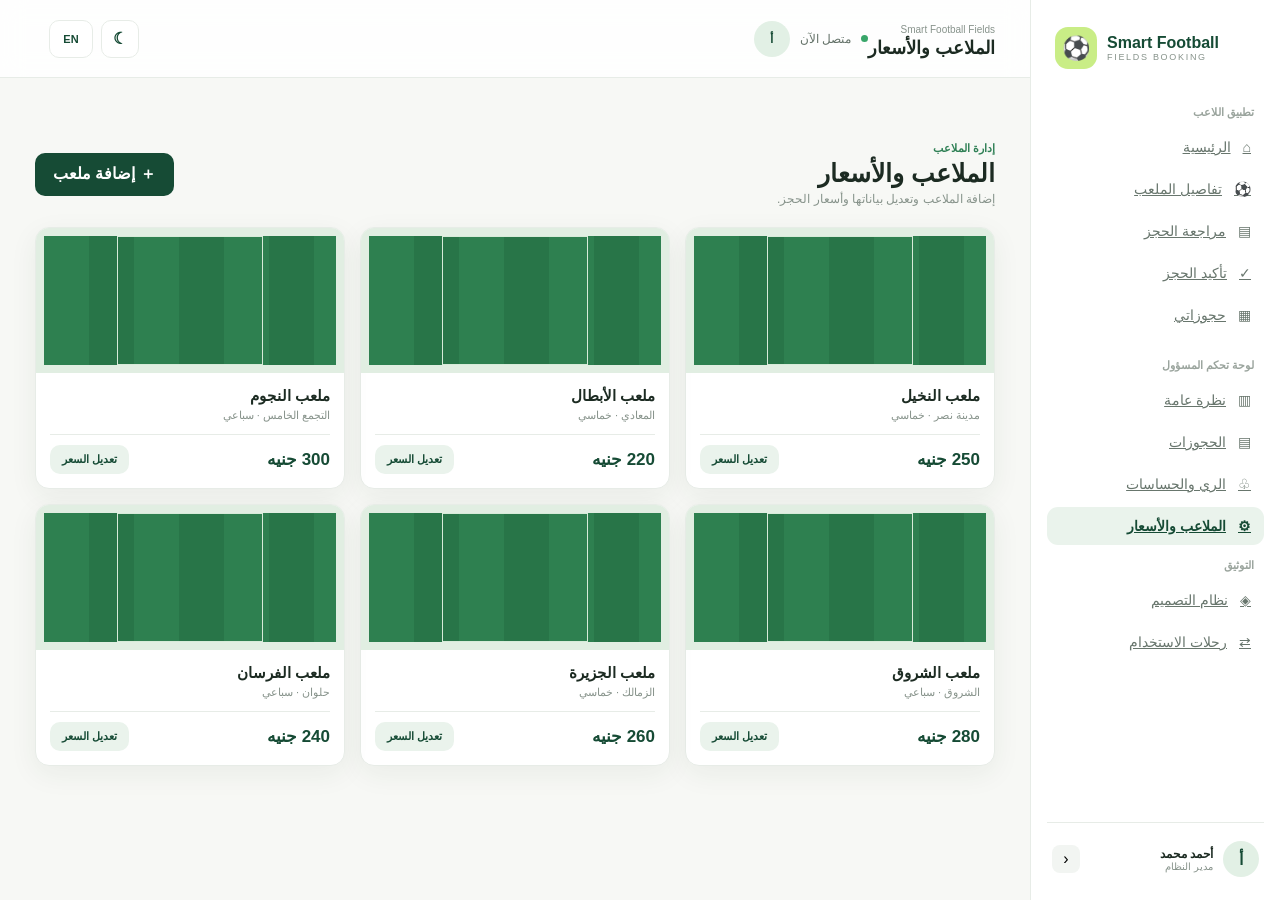
<file: fields-pricing.html>
<!doctype html>

<html dir="rtl" lang="ar">
<head>
<meta charset="utf-8"/><meta content="width=device-width,initial-scale=1" name="viewport"/>
<meta content="#164b35" name="theme-color"/><title>Smart Football Fields</title>
<link href="https://fonts.googleapis.com" rel="preconnect"/><link href="style.css" rel="stylesheet"/>

<link rel="manifest" href="manifest.json"/>
<link rel="icon" type="image/png" sizes="32x32" href="assets/icons/favicon-32.png"/>
<link rel="icon" type="image/png" sizes="16x16" href="assets/icons/favicon-16.png"/>
<link rel="apple-touch-icon" href="assets/icons/apple-touch-icon.png"/>
<meta name="apple-mobile-web-app-capable" content="yes"/>
<meta name="apple-mobile-web-app-status-bar-style" content="default"/>
<meta name="description" content="Smart Football Fields — smart booking and management for football fields."/>
<meta property="og:type" content="website"/>
<meta property="og:title" content="Smart Football Fields"/>
<meta property="og:description" content="Book and manage football fields with Smart Turf."/>
<meta property="og:image" content="assets/images/og-image-1200x630.jpg"/>
<meta property="og:image:width" content="1200"/>
<meta property="og:image:height" content="630"/>
<meta name="twitter:card" content="summary_large_image"/>
<meta name="twitter:image" content="assets/images/og-image-1200x630.jpg"/>

</head>
<body data-current-page="fields-pricing">
<div class="layout">
<aside class="sidebar" id="sidebar">
<a class="logo" data-page="player-home" href="index.html"><span class="logo-ball">⚽</span><span><b>Smart Football</b><small>FIELDS BOOKING</small></span></a>
<div class="side-label">تطبيق اللاعب</div>
<a class="side-link" data-page="player-home" href="index.html">⌂ <span>الرئيسية</span></a>
<a class="side-link" data-page="field-details" href="field-details.html">⚽ <span>تفاصيل الملعب</span></a>
<a class="side-link" data-page="booking-review" href="booking-review.html">▤ <span>مراجعة الحجز</span></a>
<a class="side-link" data-page="booking-success" href="booking-success.html">✓ <span>تأكيد الحجز</span></a>
<a class="side-link" data-page="my-bookings" href="my-bookings.html">▦ <span>حجوزاتي</span></a>
<div class="side-label admin-label">لوحة تحكم المسؤول</div>
<a class="side-link" data-page="admin-overview" href="admin-dashboard.html">▥ <span>نظرة عامة</span></a>
<a class="side-link" data-page="admin-bookings" href="admin-bookings.html">▤ <span>الحجوزات</span></a>
<a class="side-link" data-page="irrigation" href="irrigation.html">♧ <span>الري والحساسات</span></a>
<a class="side-link" data-page="fields-pricing" href="fields-pricing.html">⚙ <span>الملاعب والأسعار</span></a>
<div class="side-label">التوثيق</div>
<a class="side-link" data-page="design-system" href="design-system.html">◈ <span>نظام التصميم</span></a>
<a class="side-link" data-page="user-flows" href="user-flows.html">⇄ <span>رحلات الاستخدام</span></a>
<div class="sidebar-bottom"><span class="avatar">أ</span><span><b>أحمد محمد</b><small>مدير النظام</small></span><button id="sidebarToggle" title="إغلاق القائمة">‹</button></div>
</aside>
<main class="main">
<header class="topbar"><button class="hamb" id="hamb">☰</button><div><small class="muted">Smart Football Fields</small><h2 id="pageHeading">الملاعب والأسعار</h2></div><div class="top-user"><span class="online"></span> متصل الآن <span class="avatar">أ</span></div></header>
<div class="content"><section class="page active" id="fields-pricing"><div class="section-head"><div><small class="eyebrow">إدارة الملاعب</small><h1>الملاعب والأسعار</h1><p class="muted">إضافة الملاعب وتعديل بياناتها وأسعار الحجز.</p></div><button class="primary" id="addField">＋ إضافة ملعب</button></div><div class="cards" id="adminFieldCards"></div></section></div>
</main>
</div>
<div class="mobile-dock"><a data-page="player-home" href="index.html" role="button" style="text-decoration:none;display:inline-flex;align-items:center;justify-content:center">⌂<small>الرئيسية</small></a><a data-page="field-details" href="field-details.html" role="button" style="text-decoration:none;display:inline-flex;align-items:center;justify-content:center">⚽<small>الملاعب</small></a><a data-page="my-bookings" href="my-bookings.html" role="button" style="text-decoration:none;display:inline-flex;align-items:center;justify-content:center">▦<small>حجوزاتي</small></a><a data-page="admin-overview" href="admin-dashboard.html" role="button" style="text-decoration:none;display:inline-flex;align-items:center;justify-content:center">▥<small>الإدارة</small></a></div>
<div class="toast" id="toast"></div>
<script src="script.js"></script>
<script src="preferences.js"></script>
<script src="pwa.js"></script>
</body></html>
</file>
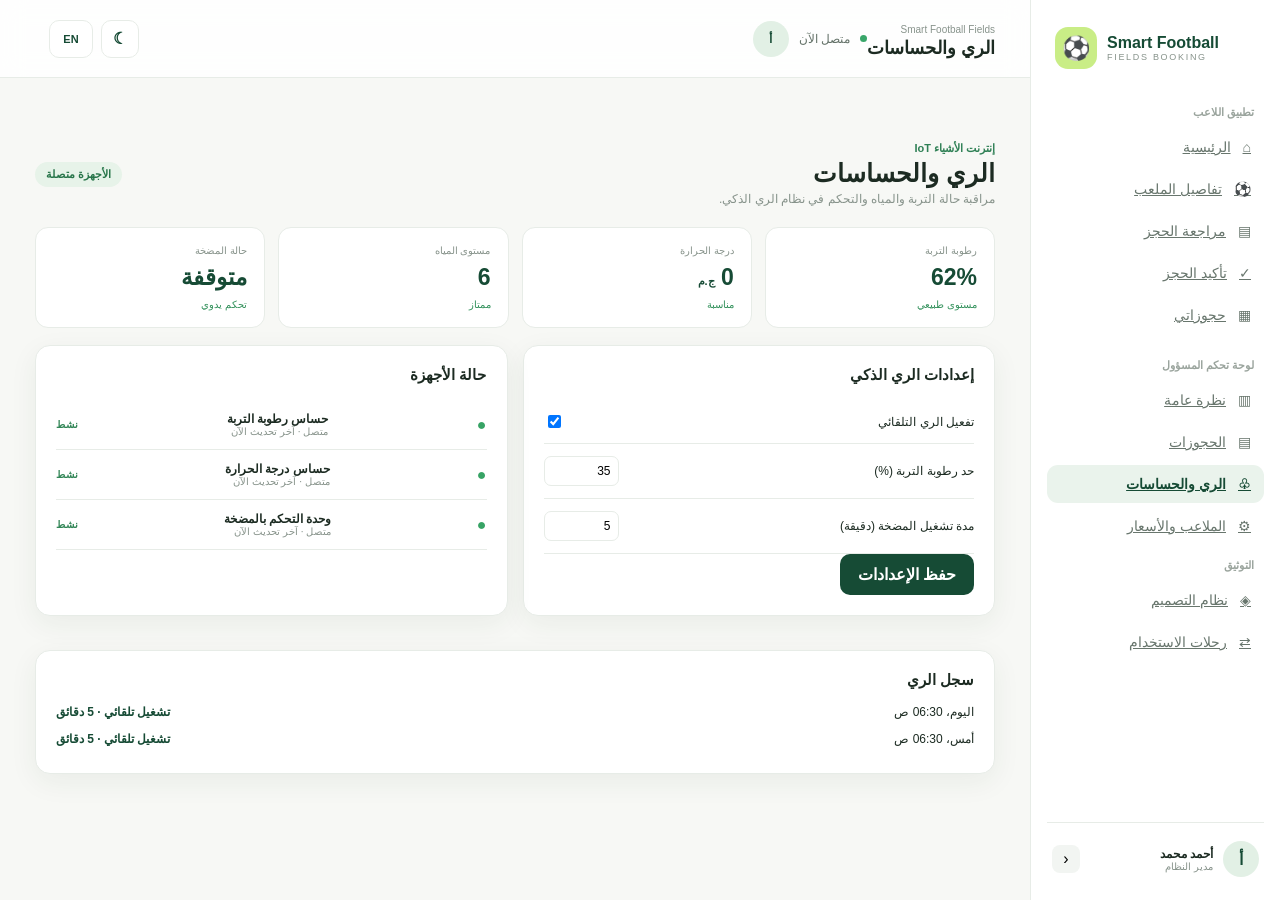
<file: irrigation.html>
<!doctype html>

<html dir="rtl" lang="ar">
<head>
<meta charset="utf-8"/><meta content="width=device-width,initial-scale=1" name="viewport"/>
<meta content="#164b35" name="theme-color"/><title>Smart Football Fields</title>
<link href="https://fonts.googleapis.com" rel="preconnect"/><link href="style.css" rel="stylesheet"/>

<link rel="manifest" href="manifest.json"/>
<link rel="icon" type="image/png" sizes="32x32" href="assets/icons/favicon-32.png"/>
<link rel="icon" type="image/png" sizes="16x16" href="assets/icons/favicon-16.png"/>
<link rel="apple-touch-icon" href="assets/icons/apple-touch-icon.png"/>
<meta name="apple-mobile-web-app-capable" content="yes"/>
<meta name="apple-mobile-web-app-status-bar-style" content="default"/>
<meta name="description" content="Smart Football Fields — smart booking and management for football fields."/>
<meta property="og:type" content="website"/>
<meta property="og:title" content="Smart Football Fields"/>
<meta property="og:description" content="Book and manage football fields with Smart Turf."/>
<meta property="og:image" content="assets/images/og-image-1200x630.jpg"/>
<meta property="og:image:width" content="1200"/>
<meta property="og:image:height" content="630"/>
<meta name="twitter:card" content="summary_large_image"/>
<meta name="twitter:image" content="assets/images/og-image-1200x630.jpg"/>

</head>
<body data-current-page="irrigation">
<div class="layout">
<aside class="sidebar" id="sidebar">
<a class="logo" data-page="player-home" href="index.html"><span class="logo-ball">⚽</span><span><b>Smart Football</b><small>FIELDS BOOKING</small></span></a>
<div class="side-label">تطبيق اللاعب</div>
<a class="side-link" data-page="player-home" href="index.html">⌂ <span>الرئيسية</span></a>
<a class="side-link" data-page="field-details" href="field-details.html">⚽ <span>تفاصيل الملعب</span></a>
<a class="side-link" data-page="booking-review" href="booking-review.html">▤ <span>مراجعة الحجز</span></a>
<a class="side-link" data-page="booking-success" href="booking-success.html">✓ <span>تأكيد الحجز</span></a>
<a class="side-link" data-page="my-bookings" href="my-bookings.html">▦ <span>حجوزاتي</span></a>
<div class="side-label admin-label">لوحة تحكم المسؤول</div>
<a class="side-link" data-page="admin-overview" href="admin-dashboard.html">▥ <span>نظرة عامة</span></a>
<a class="side-link" data-page="admin-bookings" href="admin-bookings.html">▤ <span>الحجوزات</span></a>
<a class="side-link" data-page="irrigation" href="irrigation.html">♧ <span>الري والحساسات</span></a>
<a class="side-link" data-page="fields-pricing" href="fields-pricing.html">⚙ <span>الملاعب والأسعار</span></a>
<div class="side-label">التوثيق</div>
<a class="side-link" data-page="design-system" href="design-system.html">◈ <span>نظام التصميم</span></a>
<a class="side-link" data-page="user-flows" href="user-flows.html">⇄ <span>رحلات الاستخدام</span></a>
<div class="sidebar-bottom"><span class="avatar">أ</span><span><b>أحمد محمد</b><small>مدير النظام</small></span><button id="sidebarToggle" title="إغلاق القائمة">‹</button></div>
</aside>
<main class="main">
<header class="topbar"><button class="hamb" id="hamb">☰</button><div><small class="muted">Smart Football Fields</small><h2 id="pageHeading">الري والحساسات</h2></div><div class="top-user"><span class="online"></span> متصل الآن <span class="avatar">أ</span></div></header>
<div class="content"><section class="page active" id="irrigation"><div class="section-head"><div><small class="eyebrow">إنترنت الأشياء IoT</small><h1>الري والحساسات</h1><p class="muted">مراقبة حالة التربة والمياه والتحكم في نظام الري الذكي.</p></div><span class="pill green">الأجهزة متصلة</span></div>
<div class="stats"><div class="stat"><small>رطوبة التربة</small><b>62%</b><span>مستوى طبيعي</span></div><div class="stat"><small>درجة الحرارة</small><b>27°C</b><span>مناسبة</span></div><div class="stat"><small>مستوى المياه</small><b>84%</b><span>ممتاز</span></div><div class="stat"><small>حالة المضخة</small><b id="pumpCard">متوقفة</b><span>تحكم يدوي</span></div></div>
<div class="admin-grid"><div class="panel"><h3>إعدادات الري الذكي</h3><label class="setting">تفعيل الري التلقائي <input checked="" id="autoIrrigation" type="checkbox"/></label><label class="setting">حد رطوبة التربة (%) <input id="moistureLimit" max="90" min="10" type="number" value="35"/></label><label class="setting">مدة تشغيل المضخة (دقيقة) <input max="30" min="1" type="number" value="5"/></label><button class="primary" id="saveIrrigation">حفظ الإعدادات</button></div><div class="panel"><h3>حالة الأجهزة</h3><div class="device"><span>●</span><div><b>حساس رطوبة التربة</b><small>متصل · آخر تحديث الآن</small></div><strong>نشط</strong></div><div class="device"><span>●</span><div><b>حساس درجة الحرارة</b><small>متصل · آخر تحديث الآن</small></div><strong>نشط</strong></div><div class="device"><span>●</span><div><b>وحدة التحكم بالمضخة</b><small>متصل · آخر تحديث الآن</small></div><strong>نشط</strong></div></div></div>
<div class="panel"><h3>سجل الري</h3><div class="sensor-row"><span>اليوم، 06:30 ص</span><b>تشغيل تلقائي · 5 دقائق</b></div><div class="sensor-row"><span>أمس، 06:30 ص</span><b>تشغيل تلقائي · 5 دقائق</b></div></div></section></div>
</main>
</div>
<div class="mobile-dock"><a data-page="player-home" href="index.html" role="button" style="text-decoration:none;display:inline-flex;align-items:center;justify-content:center">⌂<small>الرئيسية</small></a><a data-page="field-details" href="field-details.html" role="button" style="text-decoration:none;display:inline-flex;align-items:center;justify-content:center">⚽<small>الملاعب</small></a><a data-page="my-bookings" href="my-bookings.html" role="button" style="text-decoration:none;display:inline-flex;align-items:center;justify-content:center">▦<small>حجوزاتي</small></a><a data-page="admin-overview" href="admin-dashboard.html" role="button" style="text-decoration:none;display:inline-flex;align-items:center;justify-content:center">▥<small>الإدارة</small></a></div>
<div class="toast" id="toast"></div>
<script src="script.js"></script>
<script src="preferences.js"></script>
<script src="pwa.js"></script>
</body></html>
</file>
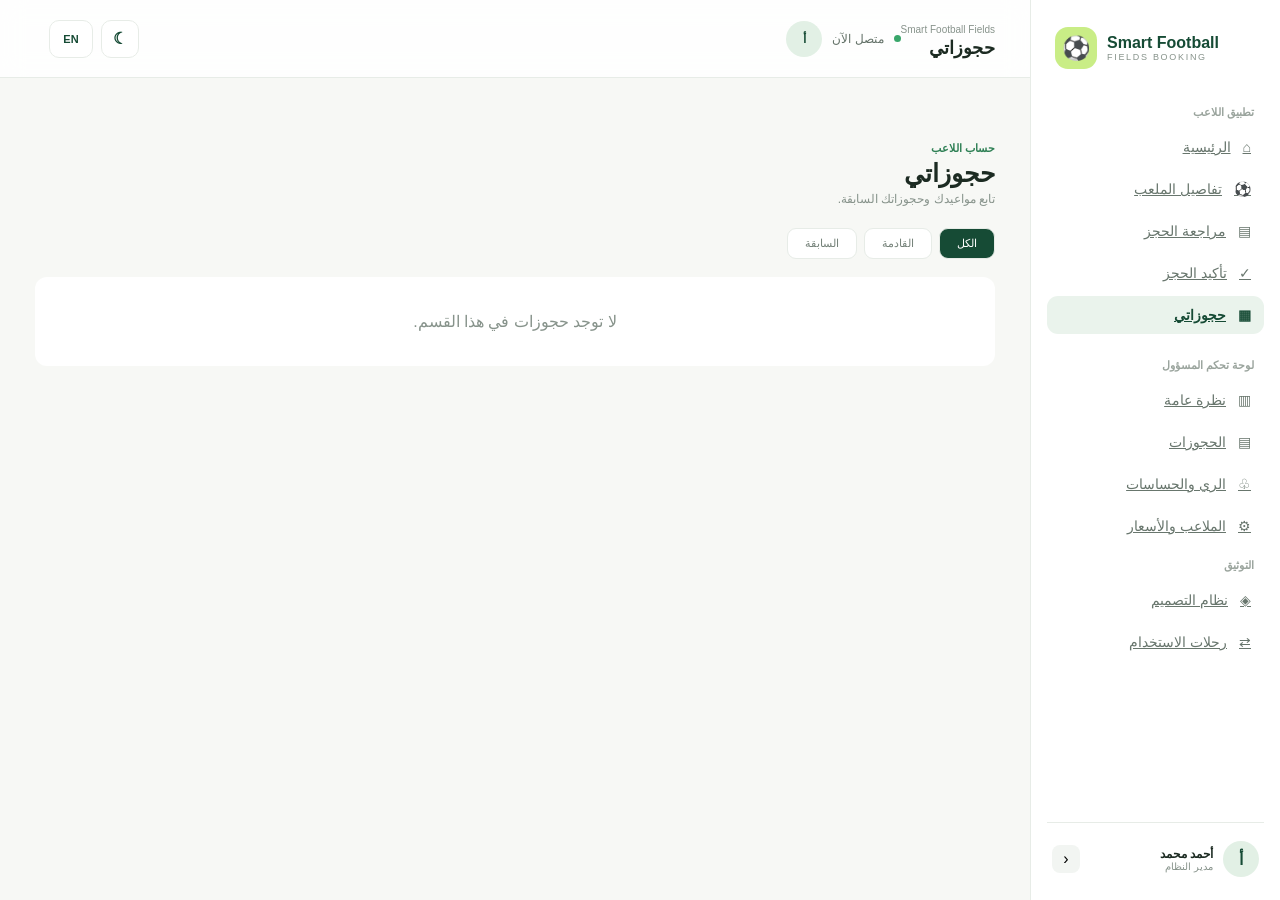
<file: my-bookings.html>
<!doctype html>

<html dir="rtl" lang="ar">
<head>
<meta charset="utf-8"/><meta content="width=device-width,initial-scale=1" name="viewport"/>
<meta content="#164b35" name="theme-color"/><title>Smart Football Fields</title>
<link href="https://fonts.googleapis.com" rel="preconnect"/><link href="style.css" rel="stylesheet"/>

<link rel="manifest" href="manifest.json"/>
<link rel="icon" type="image/png" sizes="32x32" href="assets/icons/favicon-32.png"/>
<link rel="icon" type="image/png" sizes="16x16" href="assets/icons/favicon-16.png"/>
<link rel="apple-touch-icon" href="assets/icons/apple-touch-icon.png"/>
<meta name="apple-mobile-web-app-capable" content="yes"/>
<meta name="apple-mobile-web-app-status-bar-style" content="default"/>
<meta name="description" content="Smart Football Fields — smart booking and management for football fields."/>
<meta property="og:type" content="website"/>
<meta property="og:title" content="Smart Football Fields"/>
<meta property="og:description" content="Book and manage football fields with Smart Turf."/>
<meta property="og:image" content="assets/images/og-image-1200x630.jpg"/>
<meta property="og:image:width" content="1200"/>
<meta property="og:image:height" content="630"/>
<meta name="twitter:card" content="summary_large_image"/>
<meta name="twitter:image" content="assets/images/og-image-1200x630.jpg"/>

</head>
<body data-current-page="my-bookings">
<div class="layout">
<aside class="sidebar" id="sidebar">
<a class="logo" data-page="player-home" href="index.html"><span class="logo-ball">⚽</span><span><b>Smart Football</b><small>FIELDS BOOKING</small></span></a>
<div class="side-label">تطبيق اللاعب</div>
<a class="side-link" data-page="player-home" href="index.html">⌂ <span>الرئيسية</span></a>
<a class="side-link" data-page="field-details" href="field-details.html">⚽ <span>تفاصيل الملعب</span></a>
<a class="side-link" data-page="booking-review" href="booking-review.html">▤ <span>مراجعة الحجز</span></a>
<a class="side-link" data-page="booking-success" href="booking-success.html">✓ <span>تأكيد الحجز</span></a>
<a class="side-link" data-page="my-bookings" href="my-bookings.html">▦ <span>حجوزاتي</span></a>
<div class="side-label admin-label">لوحة تحكم المسؤول</div>
<a class="side-link" data-page="admin-overview" href="admin-dashboard.html">▥ <span>نظرة عامة</span></a>
<a class="side-link" data-page="admin-bookings" href="admin-bookings.html">▤ <span>الحجوزات</span></a>
<a class="side-link" data-page="irrigation" href="irrigation.html">♧ <span>الري والحساسات</span></a>
<a class="side-link" data-page="fields-pricing" href="fields-pricing.html">⚙ <span>الملاعب والأسعار</span></a>
<div class="side-label">التوثيق</div>
<a class="side-link" data-page="design-system" href="design-system.html">◈ <span>نظام التصميم</span></a>
<a class="side-link" data-page="user-flows" href="user-flows.html">⇄ <span>رحلات الاستخدام</span></a>
<div class="sidebar-bottom"><span class="avatar">أ</span><span><b>أحمد محمد</b><small>مدير النظام</small></span><button id="sidebarToggle" title="إغلاق القائمة">‹</button></div>
</aside>
<main class="main">
<header class="topbar"><button class="hamb" id="hamb">☰</button><div><small class="muted">Smart Football Fields</small><h2 id="pageHeading">حجوزاتي</h2></div><div class="top-user"><span class="online"></span> متصل الآن <span class="avatar">أ</span></div></header>
<div class="content"><section class="page active" id="my-bookings"><div class="section-head"><div><small class="eyebrow">حساب اللاعب</small><h1>حجوزاتي</h1><p class="muted">تابع مواعيدك وحجوزاتك السابقة.</p></div></div><div class="tabs"><button class="tab active" data-booktab="all">الكل</button><button class="tab" data-booktab="upcoming">القادمة</button><button class="tab" data-booktab="past">السابقة</button></div><div class="stack" id="myBookingList"></div></section></div>
</main>
</div>
<div class="mobile-dock"><a data-page="player-home" href="index.html" role="button" style="text-decoration:none;display:inline-flex;align-items:center;justify-content:center">⌂<small>الرئيسية</small></a><a data-page="field-details" href="field-details.html" role="button" style="text-decoration:none;display:inline-flex;align-items:center;justify-content:center">⚽<small>الملاعب</small></a><a data-page="my-bookings" href="my-bookings.html" role="button" style="text-decoration:none;display:inline-flex;align-items:center;justify-content:center">▦<small>حجوزاتي</small></a><a data-page="admin-overview" href="admin-dashboard.html" role="button" style="text-decoration:none;display:inline-flex;align-items:center;justify-content:center">▥<small>الإدارة</small></a></div>
<div class="toast" id="toast"></div>
<script src="script.js"></script>
<script src="preferences.js"></script>
<script src="pwa.js"></script>
</body></html>
</file>
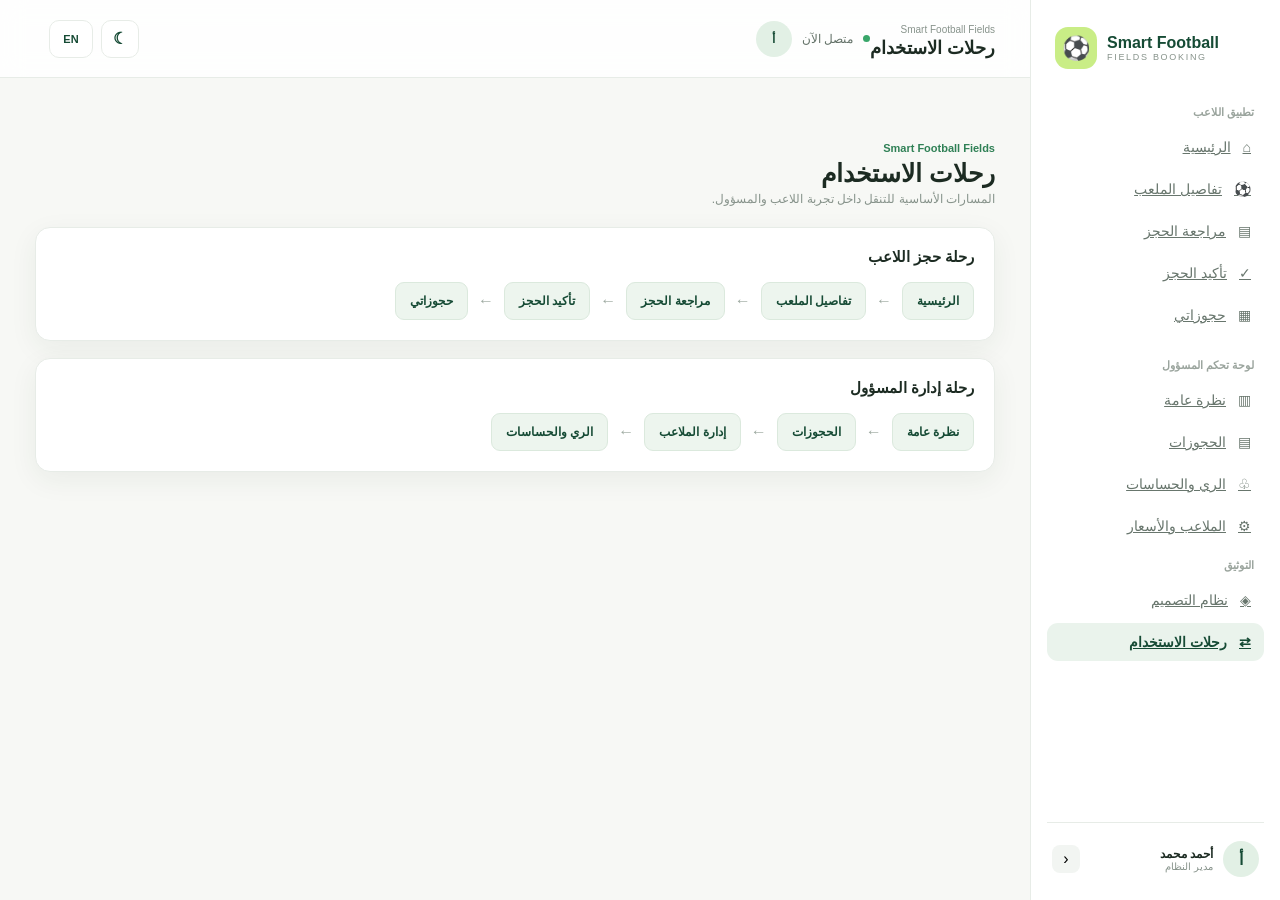
<file: user-flows.html>
<!doctype html>

<html dir="rtl" lang="ar">
<head>
<meta charset="utf-8"/><meta content="width=device-width,initial-scale=1" name="viewport"/>
<meta content="#164b35" name="theme-color"/><title>Smart Football Fields</title>
<link href="https://fonts.googleapis.com" rel="preconnect"/><link href="style.css" rel="stylesheet"/>

<link rel="manifest" href="manifest.json"/>
<link rel="icon" type="image/png" sizes="32x32" href="assets/icons/favicon-32.png"/>
<link rel="icon" type="image/png" sizes="16x16" href="assets/icons/favicon-16.png"/>
<link rel="apple-touch-icon" href="assets/icons/apple-touch-icon.png"/>
<meta name="apple-mobile-web-app-capable" content="yes"/>
<meta name="apple-mobile-web-app-status-bar-style" content="default"/>
<meta name="description" content="Smart Football Fields — smart booking and management for football fields."/>
<meta property="og:type" content="website"/>
<meta property="og:title" content="Smart Football Fields"/>
<meta property="og:description" content="Book and manage football fields with Smart Turf."/>
<meta property="og:image" content="assets/images/og-image-1200x630.jpg"/>
<meta property="og:image:width" content="1200"/>
<meta property="og:image:height" content="630"/>
<meta name="twitter:card" content="summary_large_image"/>
<meta name="twitter:image" content="assets/images/og-image-1200x630.jpg"/>

</head>
<body data-current-page="user-flows">
<div class="layout">
<aside class="sidebar" id="sidebar">
<a class="logo" data-page="player-home" href="index.html"><span class="logo-ball">⚽</span><span><b>Smart Football</b><small>FIELDS BOOKING</small></span></a>
<div class="side-label">تطبيق اللاعب</div>
<a class="side-link" data-page="player-home" href="index.html">⌂ <span>الرئيسية</span></a>
<a class="side-link" data-page="field-details" href="field-details.html">⚽ <span>تفاصيل الملعب</span></a>
<a class="side-link" data-page="booking-review" href="booking-review.html">▤ <span>مراجعة الحجز</span></a>
<a class="side-link" data-page="booking-success" href="booking-success.html">✓ <span>تأكيد الحجز</span></a>
<a class="side-link" data-page="my-bookings" href="my-bookings.html">▦ <span>حجوزاتي</span></a>
<div class="side-label admin-label">لوحة تحكم المسؤول</div>
<a class="side-link" data-page="admin-overview" href="admin-dashboard.html">▥ <span>نظرة عامة</span></a>
<a class="side-link" data-page="admin-bookings" href="admin-bookings.html">▤ <span>الحجوزات</span></a>
<a class="side-link" data-page="irrigation" href="irrigation.html">♧ <span>الري والحساسات</span></a>
<a class="side-link" data-page="fields-pricing" href="fields-pricing.html">⚙ <span>الملاعب والأسعار</span></a>
<div class="side-label">التوثيق</div>
<a class="side-link" data-page="design-system" href="design-system.html">◈ <span>نظام التصميم</span></a>
<a class="side-link" data-page="user-flows" href="user-flows.html">⇄ <span>رحلات الاستخدام</span></a>
<div class="sidebar-bottom"><span class="avatar">أ</span><span><b>أحمد محمد</b><small>مدير النظام</small></span><button id="sidebarToggle" title="إغلاق القائمة">‹</button></div>
</aside>
<main class="main">
<header class="topbar"><button class="hamb" id="hamb">☰</button><div><small class="muted">Smart Football Fields</small><h2 id="pageHeading">رحلات الاستخدام</h2></div><div class="top-user"><span class="online"></span> متصل الآن <span class="avatar">أ</span></div></header>
<div class="content"><section class="page active" id="user-flows"><div class="section-head"><div><small class="eyebrow">Smart Football Fields</small><h1>رحلات الاستخدام</h1><p class="muted">المسارات الأساسية للتنقل داخل تجربة اللاعب والمسؤول.</p></div></div><div class="panel"><h3>رحلة حجز اللاعب</h3><div class="flow"><span>الرئيسية</span><i>←</i><span>تفاصيل الملعب</span><i>←</i><span>مراجعة الحجز</span><i>←</i><span>تأكيد الحجز</span><i>←</i><span>حجوزاتي</span></div></div><div class="panel"><h3>رحلة إدارة المسؤول</h3><div class="flow"><span>نظرة عامة</span><i>←</i><span>الحجوزات</span><i>←</i><span>إدارة الملاعب</span><i>←</i><span>الري والحساسات</span></div></div></section></div>
</main>
</div>
<div class="mobile-dock"><a data-page="player-home" href="index.html" role="button" style="text-decoration:none;display:inline-flex;align-items:center;justify-content:center">⌂<small>الرئيسية</small></a><a data-page="field-details" href="field-details.html" role="button" style="text-decoration:none;display:inline-flex;align-items:center;justify-content:center">⚽<small>الملاعب</small></a><a data-page="my-bookings" href="my-bookings.html" role="button" style="text-decoration:none;display:inline-flex;align-items:center;justify-content:center">▦<small>حجوزاتي</small></a><a data-page="admin-overview" href="admin-dashboard.html" role="button" style="text-decoration:none;display:inline-flex;align-items:center;justify-content:center">▥<small>الإدارة</small></a></div>
<div class="toast" id="toast"></div>
<script src="script.js"></script>
<script src="preferences.js"></script>
<script src="pwa.js"></script>
</body></html>
</file>
<file: style.css>
*{box-sizing:border-box} :root{--g:#164b35;--g2:#2f8055;--lime:#c9ed86;--bg:#f7f8f5;--ink:#1c2b22;--muted:#87938b;--line:#e7ece7;--white:#fff;--shadow:0 8px 28px #183b2510}body{margin:0;background:var(--bg);color:var(--ink);font-family:Cairo,sans-serif}button,input,select{font:inherit}button{cursor:pointer}.layout{min-height:100vh}.sidebar{width:250px;background:#fff;border-left:1px solid var(--line);position:fixed;right:0;top:0;bottom:0;padding:23px 16px;display:flex;flex-direction:column;z-index:5;overflow:auto}.logo{display:flex;gap:10px;align-items:center;text-decoration:none;color:var(--g);padding:4px 8px 25px;direction:ltr}.logo-ball{width:42px;height:42px;border-radius:13px;background:var(--lime);display:grid;place-items:center;font-size:23px}.logo b,.logo small{display:block}.logo b{font-size:16px;font-weight:900}.logo small{font-size:9px;letter-spacing:1.7px;color:var(--muted)}.side-label{font-size:11px;color:#9aa49d;font-weight:800;margin:12px 10px 7px}.side-link{border:0;background:transparent;color:#68766d;text-align:right;padding:11px 13px;border-radius:11px;margin:2px 0;display:flex;gap:12px;align-items:center;font-size:14px}.side-link:hover,.side-link.active{background:#eaf3ec;color:var(--g);font-weight:800}.side-link:first-letter{font-size:19px}.admin-label{margin-top:23px}.sidebar-bottom{margin-top:auto;border-top:1px solid var(--line);padding:18px 5px 0;display:flex;align-items:center;gap:10px}.avatar{width:36px;height:36px;border-radius:50%;background:#e2f0e5;color:var(--g);display:grid;place-items:center;font-weight:900}.sidebar-bottom b,.sidebar-bottom small{display:block}.sidebar-bottom b{font-size:12px}.sidebar-bottom small{font-size:10px;color:var(--muted)}.sidebar-bottom button{margin-right:auto;border:0;background:#f2f5f2;border-radius:8px;width:28px;height:28px}.main{margin-right:250px;min-height:100vh}.topbar{height:78px;background:#ffffffdf;backdrop-filter:blur(12px);border-bottom:1px solid var(--line);display:flex;align-items:center;justify-content:space-between;padding:0 35px;position:sticky;top:0;z-index:4}.topbar h2{font-size:18px;margin:0}.muted{color:var(--muted)}.topbar small{font-size:10px}.top-user{display:flex;align-items:center;gap:10px;font-size:12px;color:#637168}.online{width:7px;height:7px;border-radius:50%;background:#39a66a}.content{max-width:1250px;margin:auto;padding:30px 35px 70px}.page{display:none;animation:appear .2s ease}.page.active{display:block}@keyframes appear{from{opacity:0;transform:translateY(5px)}to{opacity:1;transform:none}}.welcome{background:linear-gradient(110deg,#164b35,#286e49);border-radius:19px;color:#fff;padding:30px 34px;display:flex;align-items:center;justify-content:space-between;overflow:hidden}.welcome h1{font-size:28px;margin:13px 0 3px}.welcome p{color:#d4e5d9;margin:0;font-size:13px}.tag{background:#ffffff19;border:1px solid #ffffff20;border-radius:30px;padding:6px 12px;font-size:11px}.welcome-ball{font-size:85px;opacity:.9;filter:drop-shadow(0 12px 12px #071e12aa)}.panel{background:#fff;border:1px solid var(--line);border-radius:15px;padding:20px;margin:17px 0;box-shadow:var(--shadow)}.panel h3{font-size:15px;margin:0 0 16px}.search-box{margin-top:18px}.search-grid{display:grid;grid-template-columns:1fr 1fr 1fr auto;gap:12px}.search-grid label,.form-grid label{font-size:11px;color:#718077;font-weight:800;display:grid;gap:6px}.search-grid input,.search-grid select,.form-grid input,.table-tools input,.table-tools select{border:1px solid var(--line);border-radius:9px;padding:11px;background:#fbfcfb;color:var(--ink);min-width:0}.primary,.secondary{border:0;border-radius:10px;padding:11px 18px;font-weight:800}.primary{background:var(--g);color:#fff}.primary:hover{background:var(--g2)}.secondary{background:#eaf3ec;color:var(--g)}.wide{width:100%;margin-top:13px}.section-head{display:flex;align-items:center;justify-content:space-between;margin:30px 0 17px;gap:15px}.section-head h1,.section-head h2{margin:3px 0;font-size:25px}.section-head p{font-size:12px;margin:4px 0}.eyebrow{font-size:11px;color:var(--g2);font-weight:900}.text-btn{border:0;background:transparent;color:var(--g2);font-size:12px;font-weight:800}.cards{display:grid;grid-template-columns:repeat(3,minmax(0,1fr));gap:15px}.field-card{background:#fff;border:1px solid var(--line);border-radius:14px;overflow:hidden;box-shadow:var(--shadow)}.pitch-art{height:145px;background:repeating-linear-gradient(90deg,#2e8050 0 45px,#287548 45px 90px);border:8px solid #e1eee2;position:relative}.pitch-art:before{content:"";position:absolute;inset:0 25%;border:1px solid #d7ebd9}.pitch-art .midline{position:absolute;left:50%;top:0;bottom:0;border-left:1px solid #d7ebd9}.pitch-art .circle{position:absolute;width:48px;height:48px;border:1px solid #d7ebd9;border-radius:50%;left:calc(50% - 24px);top:calc(50% - 24px)}.pitch-art .penalty{position:absolute;left:35%;width:30%;height:18%;border:1px solid #d7ebd9}.pitch-art .p1{top:0;border-top:0}.pitch-art .p2{bottom:0;border-bottom:0}.field-card-body{padding:14px}.field-card h3{margin:0;font-size:15px}.field-sub{font-size:11px;color:var(--muted);margin:4px 0 12px}.field-foot{display:flex;align-items:center;justify-content:space-between;border-top:1px solid var(--line);padding-top:10px}.field-foot b{color:var(--g);font-size:17px}.field-foot small{font-size:10px;color:var(--muted)}.field-foot button{padding:8px 12px;font-size:11px}.backline{display:flex;justify-content:space-between;align-items:center}.pill{font-size:11px;padding:6px 11px;border-radius:30px;font-weight:800}.green{background:#e7f3e9;color:#28754a}.detail-hero{display:grid;grid-template-columns:1fr 1fr;gap:25px;align-items:center;margin:18px 0}.pitch-art.large{height:260px;border-radius:15px}.detail-hero h1{font-size:28px;margin:5px 0}.rating{color:#d69a2d;font-size:14px}.rating span{color:#87938b;font-size:11px}.detail-desc{font-size:13px;line-height:2;color:#69776e}.detail-facts{display:flex;gap:8px;flex-wrap:wrap}.detail-facts span{background:#eff5ef;padding:7px 10px;border-radius:8px;font-size:10px}.price{color:var(--g);font-size:25px}.price small{font-size:12px;color:var(--muted)}.status-grid{display:grid;grid-template-columns:repeat(3,1fr);gap:10px}.status-grid div{background:#f6f9f6;padding:13px;border-radius:10px}.status-grid b,.status-grid small{display:block}.status-grid b{font-size:12px}.status-grid small{color:var(--muted);font-size:10px;margin-top:5px}.good{color:#31925a}.date-options,.slots{display:flex;gap:9px;flex-wrap:wrap}.date-choice,.slot{border:1px solid var(--line);background:#fff;border-radius:9px;padding:9px 13px;color:#66746b;font-size:11px}.date-choice.selected,.slot.selected{background:var(--g);color:#fff;border-color:var(--g)}.slots-title{margin-top:20px!important}.narrow{max-width:720px;margin:auto}.review-top{display:flex;align-items:center;gap:12px;padding-bottom:14px;border-bottom:1px solid var(--line)}.mini-pitch{width:58px;height:50px;border-radius:9px;background:#2b7c4c;display:grid;place-items:center;color:white;font-size:24px}.review-line{display:flex;justify-content:space-between;align-items:center;padding:12px 0;border-bottom:1px solid #f0f2f0;font-size:12px}.review-line span{color:#7b887f}.review-line select{border:1px solid var(--line);padding:6px;border-radius:7px}.review-line.total{font-size:15px;color:var(--g);font-weight:900;border:0}.form-grid{display:grid;grid-template-columns:1fr 1fr;gap:13px}.payment-options{display:flex;gap:20px;flex-wrap:wrap;font-size:12px}.payment-options label{display:flex;gap:7px;align-items:center}.success-wrap{max-width:540px;margin:30px auto;text-align:center;padding:35px}.success-icon{width:75px;height:75px;border-radius:50%;background:#e4f4e8;color:#2b8952;display:grid;place-items:center;font-size:40px;margin:0 auto 18px}.success-wrap h1{font-size:27px;margin:8px}.success-wrap>p{font-size:12px}.ticket{margin:24px 0;padding:17px;background:#f6f9f6;border:1px dashed #bfd2c2;border-radius:12px;display:grid;grid-template-columns:1fr 1fr;gap:17px;text-align:right}.ticket small,.ticket b{display:block}.ticket small{font-size:10px;color:var(--muted)}.ticket b{font-size:12px;margin-top:4px}.tabs{display:flex;gap:7px;margin:18px 0}.tab{border:1px solid var(--line);background:#fff;padding:8px 17px;border-radius:9px;color:#748178;font-size:11px}.tab.active{background:var(--g);color:#fff}.stack{display:grid;gap:12px}.booking-item{background:#fff;border:1px solid var(--line);border-radius:13px;padding:15px;display:flex;justify-content:space-between;align-items:center;gap:12px}.booking-item h3{margin:0;font-size:14px}.booking-item p{margin:4px 0;color:var(--muted);font-size:11px}.status-badge{background:#e8f4eb;color:#28754a;border-radius:20px;padding:6px 10px;font-size:10px}.cancel{border:1px solid #f0d6d2;background:#fff8f7;color:#b45c50;border-radius:8px;padding:6px 9px;font-size:10px}.empty{padding:35px;text-align:center;color:var(--muted);background:#fff;border-radius:12px}.stats{display:grid;grid-template-columns:repeat(4,1fr);gap:13px}.stat{background:#fff;border:1px solid var(--line);border-radius:13px;padding:17px}.stat small,.stat b,.stat span{display:block}.stat small{color:var(--muted);font-size:10px}.stat b{font-size:23px;margin:8px 0;color:var(--g)}.stat b i{font-size:11px;font-style:normal}.stat span{font-size:10px;color:#32915b}.admin-grid{display:grid;grid-template-columns:1fr 1fr;gap:15px}.gauge{width:120px;height:120px;border-radius:50%;margin:10px auto;background:conic-gradient(#72ad7c 0 32%,#e8eee8 32%);display:grid;place-items:center;position:relative}.gauge:before{content:"";position:absolute;inset:12px;background:#fff;border-radius:50%}.gauge b{position:relative;color:var(--g);font-size:23px}.center{text-align:center;font-size:11px}.weather{background:#f3f8ef;border-radius:12px;padding:20px;display:flex;align-items:center;justify-content:space-around;color:#8a9e54}.weather b{font-size:28px}.sensor-row{display:flex;justify-content:space-between;font-size:12px;margin:13px 0 7px}.sensor-row b{color:var(--g)}.bar{height:7px;background:#edf2ed;border-radius:8px;overflow:hidden}.bar i{display:block;height:100%;background:#6ea77a;border-radius:8px}.pump,.device{display:flex;align-items:center;justify-content:space-between;gap:10px;padding:12px 0;border-bottom:1px solid var(--line)}.pump b,.pump small,.device b,.device small{display:block}.pump b,.device b{font-size:12px}.pump small,.device small{font-size:10px;color:var(--muted)}.switch input{display:none}.switch span{display:block;width:42px;height:23px;border-radius:20px;background:#d5ddd6;position:relative}.switch span:after{content:"";position:absolute;width:17px;height:17px;border-radius:50%;background:#fff;top:3px;right:3px;transition:.2s}.switch input:checked+span{background:#39865a}.switch input:checked+span:after{right:22px}.table-tools{display:flex;gap:10px;margin-bottom:15px}.table-tools input{flex:1}.table-wrap{overflow:auto}table{width:100%;border-collapse:collapse;white-space:nowrap;font-size:11px}th,td{text-align:right;padding:12px;border-bottom:1px solid var(--line)}th{color:#829087;background:#f8faf8}td{color:#536258}.table-action{border:0;background:#eaf3ec;color:var(--g);border-radius:7px;padding:5px 8px}.setting{display:flex;align-items:center;justify-content:space-between;padding:12px 0;border-bottom:1px solid var(--line);font-size:12px}.setting input[type=number]{width:75px;padding:7px;border:1px solid var(--line);border-radius:7px}.device>span{color:#37a365}.device strong{font-size:10px;color:#328657}.swatches{display:grid;grid-template-columns:repeat(5,1fr);gap:10px}.swatches div{height:95px;border-radius:10px;padding:12px;color:white;font-size:11px;display:flex;flex-direction:column;justify-content:end;font-weight:800}.flow{display:flex;align-items:center;gap:10px;flex-wrap:wrap}.flow span{background:#edf5ee;border:1px solid #dbe9dd;color:var(--g);padding:11px 14px;border-radius:9px;font-size:12px;font-weight:800}.flow i{color:#9eaaa1;font-style:normal}.hamb{display:none;border:0;background:#eaf3ec;color:var(--g);padding:8px 11px;border-radius:8px}.mobile-dock{display:none}.toast{position:fixed;bottom:22px;left:50%;transform:translate(-50%,20px);opacity:0;background:#173e2d;color:#fff;padding:12px 18px;border-radius:10px;z-index:20;transition:.2s;font-size:12px}.toast.show{opacity:1;transform:translate(-50%,0)}@media(max-width:1050px){.sidebar{width:220px}.main{margin-right:220px}.content{padding:25px 22px}.cards{grid-template-columns:repeat(2,1fr)}.search-grid{grid-template-columns:1fr 1fr}.search-grid button{min-height:43px}.stats{grid-template-columns:repeat(2,1fr)}}@media(max-width:720px){.sidebar{transform:translateX(100%);transition:.25s;width:260px;box-shadow:-10px 0 30px #0001}.sidebar.open{transform:translateX(0)}.main{margin-right:0}.topbar{height:66px;padding:0 16px;gap:10px}.topbar h2{font-size:15px}.top-user{font-size:0}.top-user .avatar{font-size:14px}.hamb{display:block}.content{padding:17px 14px 90px}.welcome{padding:23px 19px}.welcome h1{font-size:23px}.welcome-ball{font-size:55px}.search-grid{grid-template-columns:1fr}.cards{grid-template-columns:1fr 1fr;gap:9px}.field-card-body{padding:10px}.field-card h3{font-size:13px}.field-foot b{font-size:14px}.field-foot button{padding:7px;font-size:10px}.detail-hero{grid-template-columns:1fr}.pitch-art.large{height:190px}.admin-grid{grid-template-columns:1fr}.stats{gap:8px}.stat{padding:12px}.stat b{font-size:19px}.section-head h1,.section-head h2{font-size:21px}.booking-item{flex-wrap:wrap}.swatches{grid-template-columns:repeat(2,1fr)}.flow{gap:6px}.flow span{padding:8px;font-size:10px}.mobile-dock{display:flex;position:fixed;bottom:0;left:0;right:0;background:#fff;border-top:1px solid var(--line);height:65px;z-index:4;justify-content:space-around;align-items:center}.mobile-dock button{border:0;background:transparent;color:var(--g);font-size:19px;display:grid;justify-items:center;gap:0}.mobile-dock small{font-size:9px}.form-grid{grid-template-columns:1fr}.ticket{gap:12px}.content{padding-bottom:85px}}
/* Frontend completion: interaction states and print-friendly booking ticket */
.side-link.active{background:#eaf3ec;color:var(--g);font-weight:900}
.slot:disabled{opacity:.48;cursor:not-allowed;text-decoration:line-through;background:#f4f5f4;color:#89938b}
button:focus-visible,a:focus-visible,input:focus-visible,select:focus-visible{outline:3px solid #91c5a0;outline-offset:2px}
@media print{
  body{background:#fff!important}
  .sidebar,.topbar,.mobile-dock,.toast,.success-wrap>.primary,.success-wrap>.secondary,#printTicket{display:none!important}
  .main{margin:0!important}
  .content{padding:0!important}
  .success-wrap{box-shadow:none!important;border:1px solid #ddd!important;margin:0 auto!important}
}

/* Global appearance and language controls */
.utility-actions{display:flex;align-items:center;gap:8px;margin-inline-start:auto;margin-inline-end:14px;flex-shrink:0}
.utility-btn{width:38px;height:38px;border:1px solid var(--line);border-radius:10px;background:var(--white);color:var(--g);font-weight:800;display:grid;place-items:center;cursor:pointer;transition:.2s}
.utility-btn:hover{transform:translateY(-1px);border-color:var(--g2);background:#eaf3ec}
.language-btn{font-size:11px;min-width:44px;padding:0 8px}
body[data-theme="dark"]{--bg:#101813;--ink:#e6eee8;--muted:#9aa99e;--line:#29382e;--white:#18241c;--shadow:0 8px 28px #0005;background:var(--bg);color:var(--ink);color-scheme:dark}
body[data-theme="dark"] .sidebar,body[data-theme="dark"] .topbar,body[data-theme="dark"] .panel,body[data-theme="dark"] .field-card,body[data-theme="dark"] .stat,body[data-theme="dark"] .booking-item,body[data-theme="dark"] .empty,body[data-theme="dark"] .mobile-dock{background:#18241c;color:var(--ink);border-color:var(--line)}
body[data-theme="dark"] .topbar{background:#18241ceF}
body[data-theme="dark"] .side-link{color:#b6c4b9}
body[data-theme="dark"] .side-link:hover,body[data-theme="dark"] .side-link.active{background:#243b2c;color:#bfe8c9}
body[data-theme="dark"] .search-grid input,body[data-theme="dark"] .search-grid select,body[data-theme="dark"] .form-grid input,body[data-theme="dark"] .table-tools input,body[data-theme="dark"] .table-tools select,body[data-theme="dark"] .tab{background:#111a15;color:var(--ink);border-color:var(--line)}
body[data-theme="dark"] th{background:#202d24;color:#b9c8bd}
body[data-theme="dark"] td{color:#d0dbd2}
body[data-theme="dark"] .ticket{background:#202d24;border-color:#435b49}
body[data-theme="dark"] .gauge:before{background:#18241c}
body[data-theme="dark"] .weather{background:#253326;color:#c8d99a}
body[data-theme="dark"] .success-icon{background:#203b2a;color:#8fdaa5}
body[data-theme="dark"] .secondary,body[data-theme="dark"] .hamb,body[data-theme="dark"] .utility-btn{background:#26382b;color:#d9f0df;border-color:#3a5140}
body[data-theme="dark"] .mobile-dock a{color:#d5e8d9}
body.lang-en{font-family:Arial,system-ui,sans-serif}
body.lang-en .sidebar{text-align:left}
body.lang-en .side-link{text-align:left}
body.lang-en .main{margin-right:0;margin-left:250px}
body.lang-en .sidebar{right:auto;left:0;border-left:0;border-right:1px solid var(--line)}
body.lang-en .sidebar-bottom button{margin-right:0;margin-left:auto}
body.lang-en .top-user{direction:ltr}
body.lang-en .ticket,body.lang-en th,body.lang-en td{text-align:left}
body.lang-en .ticket{direction:ltr}
body.lang-en .sensor-row{direction:ltr}
body.lang-en .booking-item{direction:ltr}
body.lang-en .logo{direction:ltr}
body.lang-en .table-wrap{direction:ltr}
@media(max-width:1050px){body.lang-en .sidebar{width:220px}body.lang-en .main{margin-left:220px}}
@media(max-width:720px){body.lang-en .sidebar{left:0;right:auto;transform:translateX(-105%);width:260px}body.lang-en .sidebar.open{transform:translateX(0)}body.lang-en .main{margin-left:0;margin-right:0}.utility-actions{margin-inline-start:auto;margin-inline-end:4px}.topbar{padding-inline:12px}.topbar>div:nth-child(2){min-width:0}.topbar h2{white-space:nowrap;overflow:hidden;text-overflow:ellipsis}.mobile-dock a{display:grid;justify-items:center;gap:2px;color:var(--g);font-size:18px;text-decoration:none}.mobile-dock a small{font-size:9px}.mobile-dock a.active{color:var(--g2);font-weight:900}}
@media(max-width:480px){.cards{grid-template-columns:1fr}.stats{grid-template-columns:1fr 1fr}.welcome-ball{font-size:42px}.welcome{gap:8px}.section-head{align-items:flex-start;flex-wrap:wrap}.table-tools{flex-wrap:wrap}.table-tools input,.table-tools select{min-width:100%}.ticket{grid-template-columns:1fr}.utility-btn{width:34px;height:34px}.topbar{gap:7px}.topbar h2{font-size:13px}.content{padding-inline:12px}}
@media(max-width:360px){.stats{grid-template-columns:1fr}.utility-actions{gap:5px}.utility-btn{width:31px;height:31px}.welcome h1{font-size:20px}.mobile-dock{height:60px}}
</file>
